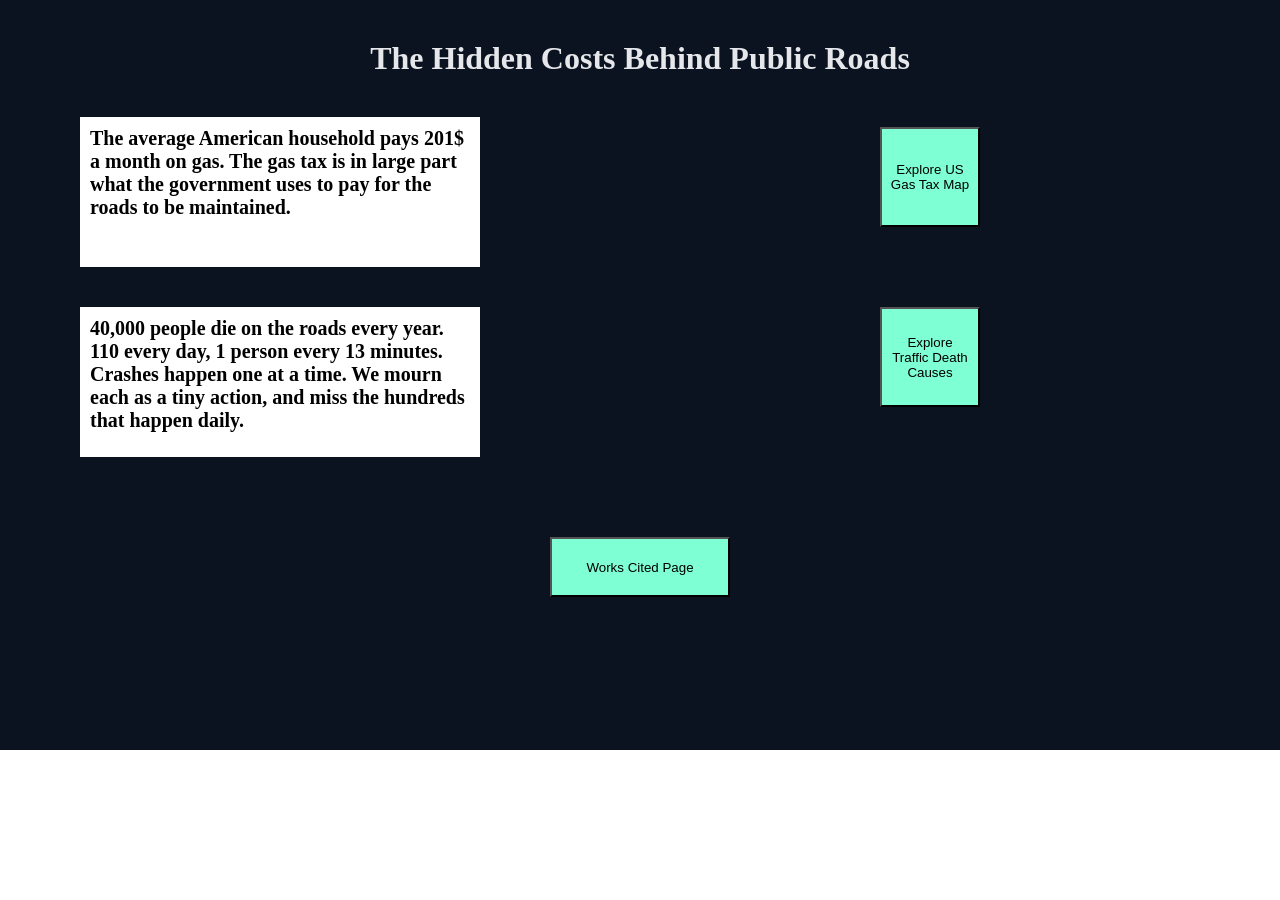
<file: index.html>
<!DOCTYPE html>
    <html lang="en">
    <head>
        <meta charset="UTF-8">
        <meta name="viewport" content="width=device-width, initial-scale=1.0">
        <title>Document</title>
        <style>
            body {
                margin: 0;
                padding: 0;
            }

            h1, h2, h3, p {
            margin: 0;
            }
        </style>
    </head>
    <body>
        <div style="background-color:#0b1220; width:100%; min-height:750px; height:100%">
            <div>
                <h1 style="text-align:center; color:#e5e7eb; padding-top:40px"> The Hidden Costs Behind Public Roads</h1>
            </div>
            <div style="display:flex">
                <div>
                    <div style="background-color: #ffffff; width:400px; height:150px; margin-top:40px; margin-left:80px">
                        <h1 style="font-size:20px; padding:10px">
                            The average American household pays 201$ a month on gas. 
                            The gas tax is in large part what the government uses to pay for
                            the roads to be maintained.
                        </h1>
                    </div>
                    <div style="background-color: #ffffff; width:400px; height:150px; margin-top:40px; margin-left:80px">
                        <h1 style="font-size:20px; padding:10px">
                            40,000 people die on the roads every year. 110 every day, 1 person every 13 minutes. 
                            Crashes happen one at a time. We mourn each as a tiny action, and miss the hundreds that happen
                            daily.
                        </h1>
                    </div>
                </div>
                <div style="">
                    <a href="map.html">
                        <button style="width:100px;height:100px;background-color:aquamarine;margin-left:400px;margin-top:50px">
                            Explore US Gas Tax Map
                        </button>
                    </a>
                    <a href="Trafficdeath.html">
                        <button style="width:100px;height:100px;background-color:aquamarine;margin-left:400px;margin-top:80px">
                            Explore Traffic Death Causes
                        </button>
                    </a>
                </div>
            </div>
            <div style="text-align:center; margin-top:80px; padding-bottom:40px">
            <a href="works-cited.html">
                <button style="width:180px;height:60px;background-color:aquamarine">
                    Works Cited Page
                </button>
            </a>
        </div>
        </div>
        
    </body>
    </html>
</file>
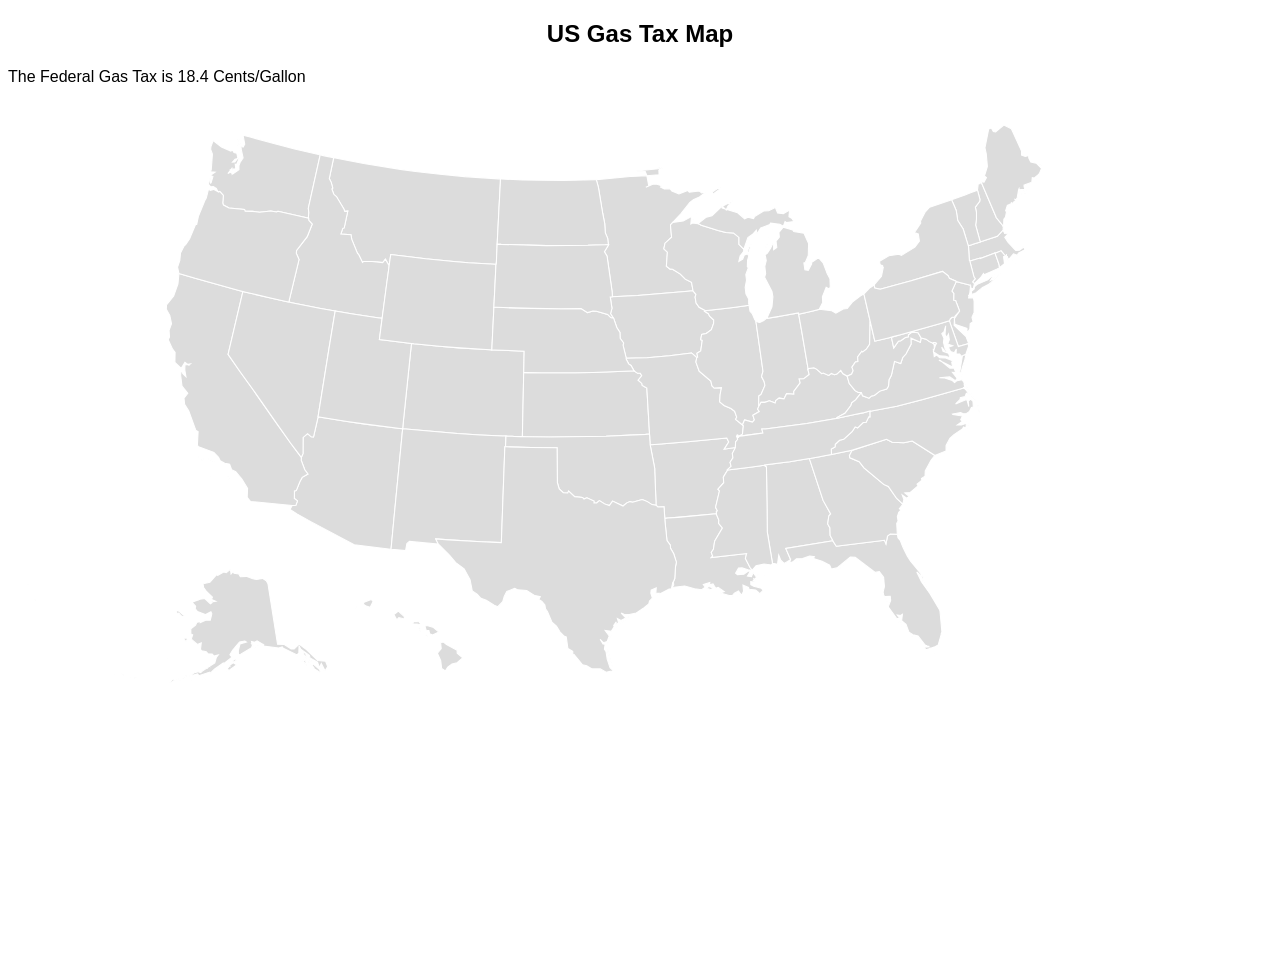
<file: map.html>
<!DOCTYPE html>
<html>
<head>
<link rel="stylesheet" href="style.css">
</head>

<body>

<h2 style="text-align:center">US Gas Tax Map</h2>
<p> The Federal Gas Tax is 18.4 Cents/Gallon </p>

<!-- SVG MAP -->
<svg viewBox="0 0 1200 800">

    <a href="#MAinfo">
        <path class="state"
        id="MA"
        d="m 956.31178,153.05085 -0.29118,-0.19412 0,0.29119 0.29118,-0.0971 z 
        m -2.91189,-2.6207 0.67944,-0.29119 0,-0.38825 -0.67944,0.67944 z 
        m 12.03583,-7.57092 -0.0971,-1.35889 -0.19412,-0.7765 0.29119,2.13539 z 
        m -42.41659,-9.9975 -0.67944,0.29119 -5.5326,1.65007 -1.94126,0.67944 
        -2.23245,0.67944 -0.7765,0.29119 0,0.29119 0.29118,5.04728 0.29119,4.65903 
        0.29119,4.27078 0.48532,0.29119 1.74714,-0.48532 7.86211,-2.32951 
        0.19412,0.48531 13.97709,-5.33847 0.0971,0.19413 1.26182,-0.48532 
        4.4649,-1.74713 4.27078,5.14434 0,0 0.58238,-0.48531 0.29119,-1.45595 
        -0.0971,2.32952 0,0 0.97063,0 0.29119,1.16475 0.87357,1.65008 0,0 
        4.56197,-5.5326 3.78546,1.26182 0.87357,-1.94126 6.21204,-3.30015 
        -2.62071,-5.14435 0.67945,3.30015 -3.20309,2.42658 -3.59133,0.29119 
        -7.18267,-7.66799 -3.20309,-4.85315 3.20309,-3.39721 -3.30015,-0.19413 
        -1.35888,-3.20308 -0.0971,-0.19413 -5.53259,6.01791 -12.22996,4.07666 
        -3.97959,1.26182 0,0 z"/>
    </a>
    <a href="#MNinfo">
        <path id="MN" class="state" d="m 558.54712,73.847349 1.94126,6.891482
        4.07665,24.848159 1.94126,9.90044 0.58238,8.73568 2.23246,5.24141 
        0.48531,4.4649 0.38825,1.45595 -0.0971,0.29119 -3.88252,6.40616
        2.52364,4.27078 4.85315,34.16622 0.19413,4.4649 4.85315,-0.29119 19.12144,
        -1.06769 47.75505,-3.97959 4.7561,-0.48532 0,-0.48531 -1.35889,-7.47386 
        -5.92085,-3.00896 -4.65903,-4.85315 -7.37679,-4.46491 -2.32952,-0.19412
        -3.59133,-2.71777 0.97063,-13.39471 -3.39721,-3.10602 1.16476,-5.43554
            6.21204,-5.62966 -1.0677,-11.64757 2.23245,-2.52364 0,0 7.57093,-7.95918 
            8.63861,-11.065195 3.30015,-2.329514 5.82379,-2.814831 6.11497,-4.561967
            -4.07665,0.776505 -2.42658,-1.844199 -9.31806,1.261821 -1.45594,-1.747136
            -8.34743,3.397209 -6.69736,-2.814831 -1.84419,-2.232452 -5.33848,0.388253 
            -3.59133,-1.844199 1.16476,-1.358884 -4.56197,-1.455947 -4.07665,0 -6.5032
            3,2.814831 -1.26182,-1.941263 -10.28869,-1.455947 -3.49427,-8.73568 -0.388
            26,-2.620705 -4.4649,-1.26182 0.38825,7.47386 -11.8417,0.873568 -14.65653,
            0.582379 -0.97063,0.09706 z"/>
    </a>

    <a href="#MTinfo">
        <path id="MT" class="state" d="m 465.65771,72.973781 -32.12789,-2.135389 -23.39221,-2.232451 -23.29515,-2.717768 -14.46241,-1.941262 -23.10102,-3.591336 -11.55051,-1.941262 -25.81879,-4.950219 -2.71777,-0.582379 -4.17371,19.800877 1.8442,3.591335 1.45595,5.532598 -0.87357,0.776505 1.8442,5.047282 2.52364,2.135389 7.18267,12.035829 0.67944,2.03832 2.91189,-0.19412 -3.39721,15.91835 -1.35888,0.38825 -1.8442,5.33847 9.60925,0.67944 0.77651,4.46491 5.43553,13.29765 0.97063,0.7765 3.78546,7.76505 0.97063,-0.7765 8.05624,-0.0971 10.19163,1.0677 2.52364,-3.30015 3.00896,5.43553 0.58238,0.29119 0.0971,-0.58237 1.35888,-9.51219 33.19559,4.07665 26.49823,2.52364 13.97709,1.16476 24.94522,1.45595 1.26182,0.0971 0.29119,0 0.0971,-1.35888 0.29119,-6.69736 0.38825,-8.83274 0.0971,-2.23246 0.19413,-3.88252 1.55301,-30.47782 1.26182,-23.683401 0.0971,-3.882525 -1.8442,-0.09706 z"/>
    </a>

    <a href="#NDinfo">
        <path id="ND" class="state" d="m 556.50879,73.847349 -29.31306,0.582379 -20.48032,-0.09706 -17.56842,-0.388253 -20.57738,-0.776505 -1.0677,-0.09706 -0.0971,3.882525 -1.26182,23.683405 -1.55301,30.47782 -0.19413,3.88252 3.78546,0.19413 42.80484,1.16476 39.50469,-0.29119 16.40367,-0.48532 3.30014,-0.19412 -0.38825,-1.45595 -0.48531,-4.4649 -2.23246,-5.24141 -0.58238,-8.73568 -1.94126,-9.90044 -4.07665,-24.848163 -1.94126,-6.891482 -2.03833,0 z"/>
    </a>

    <a href="#HIinfo">
        <path id="HI" class="state" d="m 416.34965,514.99923 -3.00896,-2.23245 -2.6207,0.67944 0.58238,5.43553 -3.59134,4.46491 3.10602,7.08561 0.87357,7.27973 3.59133,2.32951 2.23246,-3.59133 3.97958,-2.91189 4.85316,-1.26183 5.33847,-4.56196 -5.24141,-4.46491 -0.0971,-2.71776 -9.9975,-5.5326 z m -17.66549,-7.86211 -1.45595,-1.26182 -1.35888,1.8442 2.81483,-0.58238 z m -7.27973,-4.17372 0.38825,-3.59133 -1.8442,-0.29119 1.45595,3.88252 z m 6.11497,-5.92085 -1.65007,0.77651 1.16476,3.6884 2.52364,0.19412 0.7765,3.20308 2.71777,1.16476 6.01791,-2.81483 -5.62966,-4.65903 -5.92085,-1.55301 z m -12.42408,-3.97959 -0.87356,2.62071 4.17371,-0.0971 3.88252,0.97063 -2.03832,-3.20309 -5.14435,-0.29119 z m -12.22995,-7.66798 -2.23245,-2.13539 -4.27078,3.30015 2.71777,5.04728 1.94126,-2.03833 5.5326,1.16476 -0.48532,-2.32952 -3.20308,-3.00895 z m -43.48428,-4.27078 0.58238,-1.35888 1.65007,-0.87357 -2.23245,2.23245 z m 15.43304,-8.83274 -6.79442,2.52364 -0.67944,1.8442 2.71777,1.94126 3.78546,0.97063 2.71776,-5.33847 -1.74713,-1.94126 z m -47.07561,-17.85962 0,-0.0971 -0.19413,0 0.19413,0.0971 z m -51.44346,-12.71527 0,0.19413 0.0971,0 -0.0971,-0.19413 z m -26.98355,-4.4649 0.0971,0.0971 0,0 -0.0971,-0.0971 z m -1.06769,-1.94126 0,0 0,0 0,0 z m -0.87357,-0.97063 -0.19412,0 0,0.0971 0.19412,-0.0971 z m 0.67944,0 -0.0971,0 0.0971,0 0,0 z m -0.0971,-0.0971 0,0 0,0.0971 0,-0.0971 z m -30.47782,-25.04228 -0.0971,-0.29119 0,0.0971 0.0971,0.19413 z m -66.48824,-21.25682 -0.29119,0.29118 0.19413,0.0971 0.0971,-0.38825 z m -70.370758,-49.01688 0,0 0,0 0,0 z m 2.426578,0.0971 -0.09706,0 0,0 0.09706,0 z m -0.485316,-0.0971 0,0 0,0 0,0 z m -41.445952,-18.1508 0.291189,-0.0971 0,-0.19412 -0.291189,0.29119 z"/>
    </a>

    <a href="#WAinfo">
        <path id=   "WA" class="state" d="m 192.13384,77.050432 0.0971,-1.650073 -0.19412,0.09706 0.0971,1.55301 z m 20.67445,-8.832744 0.58237,-0.970631 -0.67944,-0.09706 0.0971,1.067694 z m -1.8442,-1.747136 0.58237,-1.941262 -0.58237,-0.194127 0,2.135389 z m 7.0856,-2.814831 -0.0971,-1.941262 -1.65007,2.523641 1.74713,-0.582379 z m 0.19413,-4.076651 0.29119,-1.941262 -0.19413,-0.485316 -0.0971,2.426578 z m 0.29119,-9.512185 -0.0971,-1.067695 -0.38826,-0.09706 0.48532,1.164758 z m 3.10602,-6.406166 -0.87357,-0.09706 -1.74713,2.717767 2.6207,-2.620704 z m -2.42658,-2.620705 0.48532,-0.388252 0.0971,-0.291189 -0.58238,0.679441 z m -0.48531,0.29119 -0.29119,-1.941263 -0.87357,1.650073 1.16476,0.29119 z m -0.48532,-2.717768 -0.87357,-0.388252 0.67944,0.970631 0.19413,-0.582379 z m 2.91189,1.650074 0,-1.261821 -0.29119,0.485316 0.29119,0.776505 z m 0.87357,-1.261821 -0.38825,-0.291189 -0.0971,0 0.48531,0.291189 z m -5.5326,-2.135389 -0.48531,-0.388252 -0.19413,-0.09706 0.67944,0.485315 z m 3.59134,-0.388252 -2.6207,0.679442 0.67944,0.194126 1.94126,-0.873568 z m -2.13539,-0.194126 -0.48531,-0.582379 -0.0971,0.09706 0.58238,0.485316 z m 2.03833,-1.164758 -0.38826,0 0.48532,0.194126 -0.0971,-0.194126 z m -19.02438,49.793381 3.49428,3.785461 -0.58238,7.279734 0.67944,1.8442 5.24141,2.81483 14.75359,1.35888 0.58238,1.74714 6.98855,0.0971 6.60029,0.87357 10.774,-1.16476 5.33848,0.87357 1.45594,-0.67944 27.27474,6.21204 1.8442,0.38825 -0.19413,-0.97063 0.38826,-4.36784 -0.48532,-4.17371 11.25932,-50.666952 -1.55301,-0.29119 -22.71277,-5.338471 -19.80087,-5.047282 -22.42159,-6.21204 -6.69735,-1.650073 1.55301,8.444491 -1.45595,2.717768 -2.6207,-1.358884 2.52364,11.744637 -2.71777,3.882525 -1.26182,3.591336 0,3.688398 -5.72672,3.979588 -2.42658,-1.55301 -2.32952,1.164758 4.27078,-5.532598 -1.06769,3.785462 2.42658,-2.620705 1.94126,0.388253 -0.58238,-4.853156 1.26182,0.194126 2.6207,-5.823787 -0.87356,-0.873568 -3.39721,4.36784 -2.23246,0.09706 2.42658,-2.717767 2.71777,-0.679442 -0.97063,-4.950219 -2.71777,-0.679442 -1.35888,-2.329515 -1.65008,0.873568 -8.9298,-3.882524 -7.86211,-6.114977 -2.13539,5.92085 -0.19413,2.523641 1.65007,4.464904 -1.06769,14.462405 -0.77651,2.232452 4.36784,0.388252 -4.36784,3.10602 2.32952,1.164757 -1.8442,6.21204 -0.87357,-4.853156 -1.65007,5.629661 2.23245,2.717767 2.42658,-0.194126 2.91189,1.747136 1.45595,2.814831 1.74713,0 0,0 z"/>
    </a>

    <a href="#AZinfo">
        <path id=   "AZ" class="state" d="m 372.18593,309.90486 -32.71027,-4.07665 -17.56843,-2.52365 -25.04228,-3.97958 -2.52364,-0.38826 0,0.19413 -4.27078,18.83025 -2.23245,-0.0971 -3.39721,-3.00895 -4.27078,3.59133 -0.0971,15.43304 -1.55301,3.30014 0,0.29119 0,0.0971 -0.19413,2.42657 3.39721,9.12394 3.00896,4.07665 -5.43554,3.20308 -2.13539,3.97959 -3.49427,8.54155 -1.74713,0.38826 -0.0971,7.0856 3.00896,2.23246 -1.55301,4.27077 -3.49427,0.19413 0,0 -2.03833,3.78546 6.98855,4.36784 13.20058,7.3768 40.76651,21.64507 34.55447,4.27078 0.38825,0 2.71777,-28.63362 0.67944,-7.08561 7.27974,-75.12685 0.38825,-3.49427 -2.52364,-0.29119 z"/>
    </a>

    <a href="#CAinfo">
        <path id=   "CA" class="state" d="m 206.01387,363.77489 0.38825,2.13539 0,0.38825 -0.38825,-2.52364 z m -14.26828,-8.34743 0.67944,1.45595 0.38825,-0.0971 -1.06769,-1.35888 z m 16.98604,-0.29119 0.29119,2.52364 1.74714,1.26182 -2.03833,-3.78546 z m -11.74463,-13.78296 -1.0677,-0.29119 0.87357,0.38825 0.19413,-0.0971 z m -10.77401,-2.9119 -2.6207,1.55301 0.67944,0.67945 1.94126,-2.23246 z m -5.04728,-1.8442 -0.19413,0.77651 0.87357,0.19413 -0.67944,-0.97064 z m 8.54155,1.94127 4.27078,2.42658 0.77651,-0.67945 -5.04729,-1.74713 z m -33.09852,-85.51261 -0.0971,0.0971 0.0971,-0.0971 0,0 z m 10.38575,0.48531 -0.0971,-0.29119 0,0.38826 0.0971,-0.0971 z m 56.00542,-73.6709 -3.78546,-0.97064 -41.54301,-11.45344 -15.43304,-4.65903 0,0.38825 -0.87357,9.60925 -4.07665,11.35638 -6.79442,8.44449 -0.19412,4.27078 3.30014,5.92085 1.65008,7.76505 -2.32952,6.3091 0.38825,6.30911 -1.16475,2.6207 3.97958,8.63862 2.52364,3.30015 -0.19412,9.41512 6.01791,5.72672 3.49427,-5.82378 3.78547,3.00895 1.45594,-1.35888 -5.24141,0.97063 -0.0971,4.95022 1.0677,6.21204 -2.9119,-2.81483 -1.65007,-3.78546 -0.48532,5.2414 1.35889,10.38576 5.43553,6.69735 -3.59133,4.65903 0.58237,5.92085 3.88253,6.01792 6.79442,18.63612 2.13539,1.16475 -0.67945,12.9094 1.0677,1.55301 14.55947,5.24141 4.4649,4.75609 1.55301,3.10602 4.27078,2.42658 4.65903,0.87357 1.94126,5.33847 3.88252,1.8442 5.82379,6.89148 5.43554,9.02687 -0.38826,8.34743 3.00896,3.97958 39.69882,3.88253 0,0 3.49427,-0.19413 1.55301,-4.27077 -3.00896,-2.23246 0.0971,-7.0856 1.74713,-0.38826 3.49427,-8.54155 2.13539,-3.97959 5.43554,-3.20308 -3.00896,-4.07665 -3.39721,-9.12394 0.19413,-2.42657 0,-0.0971 -2.52364,-3.39721 -7.76505,-10.38575 -15.04479,-21.15976 -20.96563,-30.08957 -11.8417,-16.40366 -11.45345,-16.50074 13.20058,-56.00542 0.87357,-3.68839 z"/>
    </a>

    <a href="#COinfo">
        <path id=   "CO" class="state" d="m 489.6323,255.54951 0.38826,-19.02437 -4.65903,-0.19413 -23.6834,-0.87357 -2.32952,-0.0971 -1.94126,-0.0971 -28.82775,-1.8442 -19.2185,-1.55301 -23.97459,-2.32952 -2.32951,-0.29119 -0.29119,2.52365 -5.24141,50.56988 -1.8442,17.66549 -0.7765,7.66799 -0.19413,2.52364 3.00896,0.29119 48.91981,4.27077 21.54801,1.35889 21.45095,0.97063 3.10602,0.0971 1.94126,0.0971 4.07665,0.0971 1.94127,0.0971 6.11497,0.19413 1.55301,0 0,-1.94127 1.0677,-51.34639 0.0971,-5.72672 0,-1.8442 0.0971,-1.26182 z"/>
    </a>

    <a href="#IDinfo">
        <path id=   "ID" class="state" d="m 309.0949,52.881715 -8.63862,-1.747136 -2.81483,-0.679442 -1.26182,-0.291189 -11.25932,50.666952 0.48532,4.17371 -0.38826,4.36784 0.19413,0.97063 0,0.0971 0.0971,1.84419 3.30015,3.59134 -4.75609,11.93876 -10.09457,13.20059 -0.29119,2.42658 2.62071,6.21204 -9.221,38.24287 -0.38825,2.03832 2.71776,0.58238 27.46887,5.43553 10.96813,2.03833 2.81483,0.48532 2.71777,0.48531 13.97709,2.23245 25.04228,3.78546 2.81483,0.38826 0.38825,-3.20309 0.87357,-6.3091 3.30015,-25.23641 1.74714,-12.52114 0.38825,-3.20309 -0.58238,-0.29119 -3.00896,-5.43553 -2.52364,3.30015 -10.19163,-1.0677 -8.05624,0.0971 -0.97063,0.7765 -3.78546,-7.76505 -0.97063,-0.7765 -5.43553,-13.29765 -0.77651,-4.46491 -9.60925,-0.67944 1.8442,-5.33847 1.35888,-0.38825 3.39721,-15.91835 -2.91189,0.19412 -0.67944,-2.03832 -7.18267,-12.035829 -2.52364,-2.135389 -1.8442,-5.047282 0.87357,-0.776505 -1.45595,-5.532598 -1.8442,-3.591335 4.17371,-19.800877 -0.0971,0 z"/>
    </a>

    <a href="#NVinfo">
        <path id=   "NV" class="state" d="m 294.82662,295.8307 10.09457,-62.79983 5.14434,-31.44846 0.58238,-3.10601 -2.81483,-0.48532 -10.96813,-2.03833 -27.46887,-5.43553 -2.71776,-0.58238 -2.71777,-0.58238 -13.6859,-3.00895 -24.55697,-5.82379 -2.71777,-0.67944 -0.87357,3.68839 -13.20058,56.00542 11.45345,16.50074 11.8417,16.40366 20.96563,30.08957 15.04479,21.15976 7.76505,10.38575 2.52364,3.39721 0,-0.29119 1.55301,-3.30014 0.0971,-15.43304 4.27078,-3.59133 3.39721,3.00895 2.23245,0.0971 4.27078,-18.83025 0,-0.19413 0.48531,-3.10602 z"/>
    </a>

    <a href="#NMinfo">
        <path id=   "NM" class="state" d="m 472.45213,324.75551 0.0971,-2.52364 0.0971,-2.52364 0.0971,-2.52364 -3.10602,-0.0971 -21.45095,-0.97063 -21.54801,-1.35889 -48.91981,-4.27077 -3.00896,-0.29119 -0.38825,3.49427 -7.27974,75.12685 -0.67944,7.08561 -2.71777,28.63362 0.38826,0.0971 13.39471,1.26183 1.26182,-6.79442 2.42658,-1.94127 27.17767,2.42658 0.19413,0 -2.42658,-4.75609 12.32701,0.87357 30.76901,1.74713 19.2185,0.87357 3.30015,-91.0452 0.67944,0.0971 0.0971,-2.62071 z"/>
    </a>

    <a href="#ORinfo">
        <path id=   "OR" class="state" d="m 162.2384,162.75717 15.43304,4.65903 41.54301,11.45344 3.78546,0.97064 2.71777,0.67944 24.55697,5.82379 13.6859,3.00895 2.71777,0.58238 0.38825,-2.03832 9.221,-38.24287 -2.62071,-6.21204 0.29119,-2.42658 10.09457,-13.20059 4.75609,-11.93876 -3.30015,-3.59134 -0.0971,-1.84419 0,-0.0971 -1.8442,-0.38825 -27.27474,-6.21204 -1.45594,0.67944 -5.33848,-0.87357 -10.774,1.16476 -6.60029,-0.87357 -6.98855,-0.0971 -0.58238,-1.74714 -14.75359,-1.35888 -5.24141,-2.81483 -0.67944,-1.8442 0.58238,-7.279734 -3.49428,-3.785461 -0.29118,0.09706 -0.67945,0.485315 -4.85315,-2.523641 -2.9119,0.873568 -1.94126,-0.970631 -2.03832,8.347429 -1.35889,2.329514 -6.01791,14.656531 -1.74714,8.05624 -1.06769,0.0971 -5.62966,13.39471 -3.78546,5.72672 -1.35889,0.97063 -3.49427,6.79442 -0.67944,7.18267 -2.13539,6.40617 1.26182,5.82378 0,0.0971 z m 35.5251,-79.688825 -0.29119,-0.873568 -0.0971,0.679442 0.38825,0.194126 z"/>
    </a>

    <a href="#UTinfo">
        <path id=   "UT" class="state" d="m 352.38505,204.97962 -25.04228,-3.78546 -13.97709,-2.23245 -2.71777,-0.48531 -0.58238,3.10601 -5.14434,31.44846 -10.09457,62.79983 -0.48531,3.10602 2.52364,0.38826 25.04228,3.97958 17.56843,2.52365 32.71027,4.07665 2.52364,0.29119 0.19413,-2.52364 0.7765,-7.66799 1.8442,-17.66549 5.24141,-50.56988 0.29119,-2.52365 -1.94126,-0.19412 -24.7511,-3.00896 -3.78546,-0.48531 2.42658,-18.92731 0.19412,-1.26182 -2.81483,-0.38826 z"/>
    </a>

    <a href="#WYinfo">
        <path id=   "WY" class="state" d="m 461.38694,192.16729 0.7765,-15.14184 0.97063,-20.38326 0.0971,-2.52364 -1.26182,-0.0971 -24.94522,-1.45595 -13.97709,-1.16476 -26.49823,-2.52364 -33.19559,-4.07665 -1.35888,9.51219 -0.0971,0.58237 -0.38825,3.20309 -1.74714,12.52114 -3.30015,25.23641 -0.87357,6.3091 -0.38825,3.20309 -0.19412,1.26182 -2.42658,18.92731 3.78546,0.48531 24.7511,3.00896 1.94126,0.19412 2.32951,0.29119 23.97459,2.32952 19.2185,1.55301 28.82775,1.8442 1.94126,0.0971 0.0971,-2.52364 0.48532,-10.19163 0.87357,-17.76255 0.38825,-7.57092 0.0971,-2.52364 0.0971,-2.62071 z"/>
    </a>

    <a href="#ARinfo">
        <path id=   "AR" class="state" d="m 690.4559,328.05566 -10.48282,1.55301 4.27078,-6.79442 -1.8442,-3.78546 -36.98105,3.59134 -31.25432,2.52364 -4.56197,0.29119 0.58238,2.71776 3.78546,19.60675 0.0971,4.36784 1.0677,26.40117 0.0971,4.36784 0.29119,0.0971 1.45595,1.55301 5.82378,-0.19413 0.58238,8.54155 0.19413,2.42658 3.00896,-0.29119 9.22099,-0.67944 36.5928,-3.39721 0.19412,0 -0.0971,-2.13539 0.97063,-0.67944 -1.74713,-3.30014 3.6884,-15.5301 -1.45595,-1.74714 5.5326,-6.11498 -0.38826,-5.2414 4.07665,-6.79442 0,-0.0971 -0.19412,-0.19412 3.49427,-3.20309 -0.97063,-3.88252 2.71777,-4.27078 -0.58238,-3.97959 2.91189,-5.62966 0,-0.0971 -0.0971,0 z"/>
    </a>
    <a href="#IAinfo">
        <path id=   "IA" class="state" d="m 661.53109,197.69989 -5.33847,-2.81483 -2.9119,-3.97959 -0.97063,-5.72672 0.77651,-2.62071 -2.81483,-3.39721 0,0 -4.7561,0.48532 -47.75505,3.97959 -19.12144,1.06769 -4.85315,0.29119 -2.03833,0.0971 1.65008,10.77401 -1.35889,5.14435 2.13539,3.20308 0,0.67944 0.67944,0.0971 3.10602,9.12394 3.00896,4.75609 0.19413,5.43554 3.30014,4.56196 -0.58238,1.94126 3.00896,12.22996 0,0.29119 0,0 19.89794,-0.58238 21.25682,-1.8442 20.86857,-2.62071 4.7561,4.17372 0.19412,0.19412 0.87357,-0.38825 -0.67944,-3.78546 3.59133,-2.23245 1.45595,-9.90044 -1.45595,-0.67944 0.87357,-5.04728 4.36784,-0.87357 4.85316,-3.49427 2.13539,-6.11498 0.0971,-3.10602 -3.88252,-3.6884 -1.16476,-2.32951 -3.6884,-2.32952 0.19413,-0.48531 0.0971,-0.48532 z"/>
    </a>
    <a href="#KSinfo">
        <path id=   "KS" class="state" d="m 608.92288,312.71969 -2.42658,-41.0577 -4.36784,-2.52364 -0.38825,-1.94127 -3.49428,-3.10602 3.39721,-4.17371 -1.35888,-2.42658 -2.52364,0.0971 -2.32952,-1.65008 -0.97063,-0.7765 -3.30014,0.19412 -35.81629,1.35889 -16.40367,0.38825 -32.61321,0 -13.10352,-0.19413 -3.6884,-0.0971 0,1.8442 -0.0971,5.72672 -1.0677,51.34639 0,1.94127 4.17372,0.0971 22.51864,0.29119 52.70528,-0.77651 37.56342,-1.74713 3.6884,-0.29119 -0.0971,-2.52364 z"/>
    </a>
    <a href="#MOinfo">
        <path id=   "MO" class="state" d="m 653.66898,242.44599 -4.7561,-4.17372 -20.86857,2.62071 -21.25682,1.8442 -19.89794,0.58238 0,0 -0.0971,0.58238 2.42657,4.65903 2.23246,1.553 2.6207,4.65903 0.38825,0.38826 0.97063,0.7765 2.32952,1.65008 2.52364,-0.0971 1.35888,2.42658 -3.39721,4.17371 3.49428,3.10602 0.38825,1.94127 4.36784,2.52364 2.42658,41.0577 0.0971,2.52364 0.19413,2.52364 0.0971,2.52364 0.19413,2.6207 0.0971,2.52365 4.56197,-0.29119 31.25432,-2.52364 36.98105,-3.59134 1.8442,3.78546 -4.27078,6.79442 10.48282,-1.55301 0.0971,0 0,-0.7765 0.19413,-4.46491 1.94126,-2.42658 -0.58238,-2.71776 -0.0971,-0.0971 -0.0971,-0.0971 0.38825,-1.26182 0.58238,0.19413 0.29119,0.7765 -0.0971,0.29119 0,0.0971 0,0.77651 0.38826,0.0971 0.7765,-0.97063 0,-0.0971 0.0971,-0.29119 2.52364,-1.55301 0.38826,-0.19413 0.87357,-7.95917 -0.19413,-0.38826 -0.29119,-0.0971 -6.89148,-5.62966 1.06769,-2.03833 -1.94126,-5.53259 -3.49427,-2.71777 -6.60029,-2.9119 -4.17372,-3.3972 0.48532,-6.98855 1.26182,-6.50323 -6.98855,0.38825 -2.13539,-2.23245 -0.97063,-4.4649 -11.06519,-9.31806 -3.10602,-8.63862 0.7765,-4.27078 0,0 -0.19412,-0.19412 z"/>
    </a>
    <a href="#NEinfo">
        <path id=   "NE" class="state" d="m 572.33008,204.68843 -3.00895,-3.00895 -10.57988,-3.10602 -3.39721,-0.0971 -5.14435,1.45594 -6.11498,-3.88252 -19.12143,0.19412 -27.85712,-0.29119 -32.90439,-1.06769 -2.9119,-0.0971 -0.0971,2.52364 -0.38825,7.57092 -0.87357,17.76255 -0.48532,10.19163 -0.0971,2.52364 2.32952,0.0971 23.6834,0.87357 4.65903,0.19413 -0.38826,19.02437 -0.0971,1.26182 3.6884,0.0971 13.10352,0.19413 32.61321,0 16.40367,-0.38825 35.81629,-1.35889 3.30014,-0.19412 -0.38825,-0.38826 -2.6207,-4.65903 -2.23246,-1.553 -2.42657,-4.65903 0.0971,-0.58238 0,-0.29119 -3.00896,-12.22996 0.58238,-1.94126 -3.30014,-4.56196 -0.19413,-5.43554 -3.00896,-4.75609 -3.10602,-9.12394 -0.67944,-0.0971 -1.8442,-0.19413 z"/>
    </a>
    <a href="#OKinfo">
        <path id=   "OK" class="state" d="m 609.50526,322.91131 -0.19413,-2.6207 -0.0971,-2.52364 -0.19413,-2.52364 -3.6884,0.29119 -37.56342,1.74713 -52.70528,0.77651 -22.51864,-0.29119 -4.17372,-0.0971 -1.55301,0 -6.11497,-0.19413 -1.94127,-0.0971 -4.07665,-0.0971 -1.94126,-0.0971 -0.0971,2.52364 -0.0971,2.52364 -0.0971,2.52364 -0.0971,2.62071 0.58238,0 23.48927,0.58238 24.84816,0.29119 0.29119,33.19558 1.74714,5.82379 3.88252,3.6884 4.17372,0.19413 0.87356,-1.74714 5.72673,5.24141 7.47386,0.7765 1.35888,1.55301 2.71777,-1.26182 6.79442,3.20309 0,1.84419 2.52364,-0.0971 2.6207,-2.23245 4.85316,3.10602 4.56197,1.65007 3.10601,-4.27077 9.90044,4.65902 3.6884,-3.00895 3.00896,-1.16476 2.42658,0.58238 9.12393,-2.6207 4.85316,2.03832 4.36784,2.81483 3.78546,0.67944 0.0971,0 -0.0971,-4.36784 -1.0677,-26.40117 -0.0971,-4.36784 -3.78546,-19.60675 -0.58238,-2.71776 -0.0971,-2.52365 z"/>
    </a>
    <a href="#SDinfo">
        <path id=   "SD" class="state" d="m 566.89455,135.57949 -16.40367,0.48532 -39.50469,0.29119 -42.80484,-1.16476 -3.78546,-0.19413 -0.0971,2.23246 -0.38825,8.83274 -0.29119,6.69736 -0.0971,1.35888 -0.29119,0 -0.0971,2.52364 -0.97063,20.38326 -0.7765,15.14184 -0.0971,2.62071 2.9119,0.0971 32.90439,1.06769 27.85712,0.29119 19.12143,-0.19412 6.11498,3.88252 5.14435,-1.45594 3.39721,0.0971 10.57988,3.10602 3.00895,3.00895 1.8442,0.19413 0,-0.67944 -2.13539,-3.20308 1.35889,-5.14435 -1.65008,-10.77401 2.03833,-0.0971 -0.19413,-4.4649 -4.85315,-34.16622 -2.52364,-4.27078 3.88252,-6.40616 0.0971,-0.29119 -3.30014,0.19412 z"/>
    </a>
    <a href="#LAinfo">
        <path id=   "LA" class="state" d="m 688.99995,469.2825 -1.26182,0.29119 -0.58238,0.58238 1.8442,-0.87357 z m 4.07665,0 -0.67944,-0.29119 -0.19412,0.29119 0.87356,0 z m 2.32952,-0.77651 -0.67944,0 -0.38826,0.48532 1.0677,-0.48532 z m -1.16476,-0.67944 -0.19413,-0.29119 -0.0971,0.29119 0.29119,0 z m 7.76505,-5.14434 -0.29119,0.19412 0.48532,0 -0.19413,-0.19412 z m 13.58884,-5.72673 0.58238,-0.7765 -0.67945,0.87357 0.0971,-0.0971 z m 1.94126,-2.52364 -0.19413,0.0971 0,0.0971 0.19413,-0.19413 z m -49.89044,8.54156 1.45594,-1.8442 -3.97959,-1.0677 -1.74713,1.45595 4.27078,1.45595 z m 40.28119,-8.44449 -0.38825,-0.38826 -0.0971,0.19413 0.48532,0.19413 z m 1.06769,-1.74714 -0.97063,-0.29119 0.29119,0.97063 0.67944,-0.67944 z m 7.95918,-1.65007 0,-0.29119 0,0.0971 0,0.19413 z m 1.94126,-1.26182 -0.0971,-0.0971 0.0971,0.19413 0,-0.0971 z m -0.7765,-0.19413 -0.19413,-0.0971 -0.0971,0.29119 0.29119,-0.19413 z m -6.79442,-0.29119 0.87357,-0.29119 0,-0.29119 -0.87357,0.58238 z m 0.48532,-0.48532 0.48531,-0.48531 -0.0971,-0.0971 -0.38825,0.58237 z m -3.39721,-3.59133 -0.19413,0.19413 0.0971,0 0.0971,-0.19413 z m -35.8163,-54.35535 -0.19412,0 -36.5928,3.39721 -9.22099,0.67944 -3.00896,0.29119 0.0971,2.32952 1.94126,18.73318 3.20309,4.4649 0.0971,2.62071 3.10602,5.43553 2.52364,7.95918 -0.87357,4.4649 -0.67944,11.0652 -1.45594,3.59133 0.19412,0 0.29119,2.52364 -1.65007,2.32952 12.03582,-1.35889 9.41513,2.62071 6.69735,0.87357 3.39721,-2.42658 -1.8442,-2.42658 6.21204,-1.94126 -0.19412,2.13539 3.20308,-0.77651 2.6207,4.07665 2.23245,-0.7765 5.82379,3.97959 -3.59133,1.26182 8.25036,2.42657 3.10602,0 1.8442,-2.23245 3.97959,-2.13539 2.81483,4.07666 1.94126,-3.6884 -0.58238,-5.82379 5.24141,2.03833 0.58238,1.74713 6.21204,0.77651 3.10602,2.52364 -0.38825,2.03832 4.36784,-4.07665 -1.65008,-2.13539 -7.27973,-1.8442 -2.71777,-1.55301 -0.0971,-2.91189 3.00896,0.38825 2.32951,-4.75609 -3.00896,-4.17371 -1.65007,3.97958 -3.78546,-0.67944 2.6207,-4.27078 -1.74713,-0.48531 -4.27078,3.00896 -6.11498,0.38825 -1.74713,-1.35889 2.81483,-4.95021 3.30014,-0.0971 5.62967,1.8442 4.07665,0.38825 0,0 -2.23245,-2.81483 -4.27078,-8.34742 1.16476,-4.65903 -33.48678,3.68839 1.26182,-1.26182 -1.35888,-3.49427 2.03832,-3.00896 1.16476,-7.57092 7.3768,-12.6182 -3.59134,-4.36784 0.19413,-3.20309 -2.23246,-5.24141 0,-0.67944 z"/>
    </a>
    <a href="#TXinfo">
        <path id=   "TX" class="state" d="m 573.98015,536.93549 -4.65902,-17.56842 0,3.30015 4.65902,14.26827 z m -1.06769,-30.86607 -3.30015,6.21204 -0.38825,2.03833 3.6884,-8.25037 z m 2.6207,-4.56196 3.10602,-4.07666 -2.23245,1.35889 -0.87357,2.71777 z m 10.96814,-9.90044 -7.27974,3.78546 2.03833,-0.38825 5.24141,-3.39721 z m 0.97063,-1.35889 2.03832,-1.65007 -0.7765,0.19413 -1.26182,1.45594 z m -115.11686,-162.87191 -0.67944,-0.0971 -3.30015,91.0452 -19.2185,-0.87357 -30.76901,-1.74713 -12.32701,-0.87357 2.42658,4.75609 0.0971,0.0971 10.48282,10.48281 6.01791,7.08561 7.95917,5.92085 5.62967,10.28869 2.13538,10.77401 4.56197,3.00895 3.59134,3.97959 5.14434,1.8442 7.47386,4.75609 3.39721,1.26183 4.65903,-4.65903 1.45595,-4.95022 2.42658,-4.7561 7.57092,-3.00895 2.91189,1.45594 8.44449,0.67945 7.66799,4.75609 5.24141,0.97063 -1.45595,2.71777 3.00896,1.94126 2.81483,3.39721 0.58238,3.59133 1.8442,2.42658 4.27077,10.28869 4.27078,3.59134 3.30015,5.43553 4.17371,4.27078 1.8442,0.58238 1.55301,11.06519 4.56197,2.52365 0.19412,3.49427 1.16476,-0.29119 7.95918,9.70631 3.97959,0.87357 5.04728,3.00896 7.76505,0 5.62966,3.10601 6.69735,-1.45594 -3.00895,-2.81483 -2.71777,-8.1533 -1.06769,-7.08561 -1.55301,-2.32952 0.67944,-4.75609 -2.03833,-0.19413 -2.71777,-4.4649 3.10602,3.30015 3.59134,-1.26182 1.94126,-5.14435 -3.88252,-5.24141 5.82378,0.67944 2.71777,-4.17371 -0.38825,-1.45595 2.42658,-3.20308 -0.58238,2.81483 2.71777,-2.13539 -1.0677,-3.78546 3.49427,1.8442 4.46491,-2.52364 -4.36784,-4.56197 2.71776,1.0677 5.04729,0.29119 6.60029,-1.45595 7.3768,-4.95022 4.4649,-3.6884 0.67944,-2.71777 2.71777,-2.81483 -1.45595,-4.65903 0.29119,-2.91189 4.85316,-2.13539 -0.38826,5.14435 2.9119,0 -3.20308,2.71776 12.90939,-6.79441 2.13539,-0.0971 1.35888,-6.21204 0.38826,0 1.45594,-3.59133 0.67944,-11.0652 0.87357,-4.4649 -2.52364,-7.95918 -3.10602,-5.43553 -0.0971,-2.62071 -3.20309,-4.4649 -1.94126,-18.73318 -0.0971,-2.32952 -0.19413,-2.42658 -0.58238,-8.54155 -5.82378,0.19413 -1.45595,-1.55301 -0.29119,-0.0971 -0.0971,0 -3.78546,-0.67944 -4.36784,-2.81483 -4.85316,-2.03832 -9.12393,2.6207 -2.42658,-0.58238 -3.00896,1.16476 -3.6884,3.00895 -9.90044,-4.65902 -3.10601,4.27077 -4.56197,-1.65007 -4.85316,-3.10602 -2.6207,2.23245 -2.52364,0.0971 0,-1.84419 -6.79442,-3.20309 -2.71777,1.26182 -1.35888,-1.55301 -7.47386,-0.7765 -5.72673,-5.24141 -0.87356,1.74714 -4.17372,-0.19413 -3.88252,-3.6884 -1.74714,-5.82379 -0.29119,-33.19558 -24.84816,-0.29119 -23.48927,-0.58238 -0.58238,0 z"/>
    </a>
    <a href="#CTinfo">
        <path id=   "CT" class="state" d="m 936.99622,143.34454 -13.97709,5.33847 -0.19412,-0.48531 -7.86211,2.32951 -1.74714,0.48532 0.19413,0.97063 3.68839,14.26828 1.16476,1.45595 -2.52364,3.10602 1.74714,1.65007 0,0 5.62966,-5.43554 3.00895,-4.17371 0.58238,1.16476 14.17122,-6.30911 0.29119,-0.29118 -0.0971,-2.32952 -0.58237,-2.03833 -3.00896,-8.44449 -0.38825,-1.06769 -0.0971,-0.19413 z"/>
    </a>
    <a href="#NHinfo">
        <path id=   "NH" class="state" d="m 923.8927,75.982738 -1.26182,1.55301 -1.45594,-0.29119 -0.77651,6.406166 0,0.09706 2.32952,8.735681 -0.19413,1.747136 -4.17372,5.532598 1.0677,5.047281 0,6.30911 -0.77651,5.82378 4.36784,15.91836 0,0 0,0 3.97959,-1.26182 12.22996,-4.07666 5.53259,-6.01791 0,0 0,-1.55301 0.29119,-2.52364 -0.67944,0.29119 -0.0971,-0.58238 -6.11498,-7.47386 -0.19413,-0.67944 -14.07415,-33.001465 0,0 z"/>
    </a>
    <a href="#RIinfo">
        <path id=   "RI" class="state" d="m 946.50841,152.08022 -0.0971,-2.03832 -0.29119,0.7765 0.38825,1.26182 z m 1.94126,-1.55301 -1.26182,-2.42657 -0.0971,2.52364 1.35888,-0.0971 z m -0.58238,-3.00895 0.67944,1.74713 0.87357,1.55301 0.58238,-1.16475 -0.87357,-1.65008 -0.29119,-1.16475 -0.97063,0 0,0.67944 z m -10.774,-3.97959 0.38825,1.06769 3.00896,8.44449 0.58237,2.03833 0.0971,2.32952 0.19412,-0.29119 4.65903,-3.6884 -0.87356,-6.60029 1.94126,-0.38826 0,0 -4.27078,-5.14434 -4.4649,1.74713 -1.26182,0.48532 z"/>
    </a>
    <a href="#VTinfo">
        <path id=   "VT" class="state" d="m 923.01913,132.86173 -4.36784,-15.91836 0.77651,-5.82378 0,-6.30911 -1.0677,-5.047278 4.17372,-5.532598 0.19413,-1.747136 -2.32952,-8.735681 -1.26182,0.485316 -5.33847,1.941262 -5.24141,2.038326 -12.03583,4.36784 -0.67944,0.194126 4.36784,10.191633 1.45595,9.60924 5.14434,8.05624 4.85316,15.91835 0.19413,-0.0971 0.7765,-0.29119 2.23245,-0.67944 1.94126,-0.67944 5.5326,-1.65007 0.67944,-0.29119 0,0 z"/>
    </a>
    <a href="#ALinfo">
        <path id=   "AL" class="state" d="m 718.31301,344.84758 0.38826,0.77651 1.35888,0.87356 0.58238,39.79588 0.19413,21.8392 4.95021,29.89545 0.38826,-0.0971 4.36784,0.87357 1.16475,-8.63862 1.94127,4.85316 3.30014,3.00896 6.30911,-3.6884 -0.67945,-0.58238 0.19413,0.0971 -4.36784,-9.9975 41.93127,-6.79442 2.81483,-0.48531 0,-0.0971 -2.62071,-4.95022 -0.19412,-7.0856 -2.13539,-3.88253 1.06769,-7.57092 1.74714,-1.94126 -7.18267,-12.81234 -13.00646,-39.60175 -0.0971,-0.19413 -2.9119,0.48532 -15.5301,2.52364 -7.76504,0.97063 -16.30661,2.23245 0.0971,0.19413 z"/>
    </a>
    <a href="#FLinfo">
        <path id=   "FL" class="state" d="m 854.6867,535.28542 -0.19413,0 0.0971,0.0971 0.0971,-0.0971 z m -0.87357,-0.0971 0,0.0971 0.0971,0 -0.0971,-0.0971 z m 0.19413,-0.0971 0,-0.0971 0,0.0971 0,0 z m -13.20059,1.45594 0,0 0,0.0971 0,-0.0971 z m -0.19412,0.0971 0,-0.0971 0,0.0971 0,0 z m 0.0971,-0.0971 0,0 0,0 0,0 z m -0.97063,0.0971 -0.0971,0 0,0.0971 0.0971,-0.0971 z m 27.56592,-6.11498 -0.0971,0 0.0971,0.19412 0,-0.19412 z m 2.62071,-0.67944 0,-0.19413 -0.19413,0.29119 0.19413,-0.0971 z m -0.97063,-0.19413 -0.38826,-0.38825 -0.0971,0.0971 0.48532,0.29119 z m -0.29119,0.77651 -1.16476,-1.45595 0.67944,1.26182 0.48532,0.19413 z m 9.22099,-5.72673 0,0.38825 0.19413,-0.19412 -0.19413,-0.19413 z m 1.35889,-0.97063 0.29119,-0.48532 -0.38826,0.38826 0.0971,0.0971 z m 0.29119,-0.97063 -0.0971,0 0,0.0971 0.0971,-0.0971 z m -1.74714,-0.29119 -0.0971,-0.0971 0.0971,0.0971 0,0 z m 0.87357,-1.45595 -0.0971,-0.0971 0,0.19413 0.0971,-0.0971 z m -2.62071,-0.0971 -0.0971,-0.0971 0.0971,0.0971 0,0 z m 3.30015,-2.23245 -0.19413,0.0971 0.29119,0.0971 -0.0971,-0.19412 z m 0.38825,0 -0.19412,-0.19413 0.0971,0.29119 0.0971,-0.0971 z m -0.67944,-0.19413 -0.0971,-0.0971 0,0.19412 0.0971,-0.0971 z m 3.59134,-0.67944 0,-0.0971 -0.19413,0.38825 0.19413,-0.29119 z m -4.07665,0.38825 -0.19413,0 0.19413,0.0971 0,-0.0971 z m 2.03832,-1.16476 -0.29119,0 -0.0971,0.0971 0.38825,-0.0971 z m 0.77651,-0.48531 0,0 -0.0971,0 0.0971,0 z m -8.15331,0.38825 0,-0.19412 -0.0971,0.19412 0.0971,0 z m 0.87357,-0.29119 -0.29119,0 0.29119,0.58238 0,-0.58238 z m -2.32951,0.0971 0,-0.58238 -0.48532,0.0971 0.48532,0.48532 z m -1.35889,-0.97064 0.48532,0.48532 0,-0.19413 -0.48532,-0.29119 z m 14.26828,0.58238 -1.74713,0.77651 0.58237,0.0971 1.16476,-0.87357 z m -13.58883,-0.87356 -0.58238,0 0,0.19412 0.58238,-0.19412 z m 15.33597,-4.85316 0.0971,-0.48532 0.0971,-1.26182 -0.19412,1.74714 z m 0.0971,-5.43554 -0.38825,-0.97063 -0.19413,0.38826 0.58238,0.58237 z m -22.42158,2.42658 -0.19413,0.29119 0.48532,0.0971 -0.29119,-0.38825 z m -1.8442,-0.87357 -0.87357,0.29119 0.67945,0.0971 0.19412,-0.38826 z m -1.94126,0.19413 0,-0.29119 -0.0971,0.0971 0.0971,0.19413 z m -2.03833,-0.0971 -0.58238,0.38825 0.77651,0.38825 -0.19413,-0.7765 z m 2.71777,0.0971 -0.0971,-0.29119 -0.48532,-0.0971 0.58238,0.38825 z m -12.71527,-9.51219 -0.58238,0.29119 1.16476,0.38826 -0.58238,-0.67945 z m -2.32951,-3.10602 -0.77651,-1.16475 0.29119,0.87357 0.48532,0.29118 z m 3.00895,1.94127 -1.35888,-3.10602 -0.97063,-0.29119 2.32951,3.39721 z m -3.88252,-3.88253 -0.29119,-0.7765 -0.19413,-0.48532 0.48532,1.26182 z m -8.05624,-10.774 -1.74714,-1.26182 0.67945,0.67944 1.06769,0.58238 z m 43.6784,-6.50323 -7.0856,-11.8417 -0.38826,0 7.47386,11.8417 z m -49.01687,-18.92731 -0.29119,-0.0971 0.29119,0.19412 0,-0.0971 z m -0.58238,-0.67944 -0.0971,0.0971 0.0971,0.0971 0,-0.19412 z m -0.67944,-0.97063 0,-0.0971 -0.0971,0.0971 0.0971,0 z m 0.38825,-0.38826 0.29119,0.19413 0,-0.19413 -0.29119,0 z m 0.58238,-0.38825 -0.38825,0.0971 0.0971,0 0.29119,-0.0971 z m -0.67944,-0.0971 -0.29119,-0.29119 0.0971,0.0971 0.19413,0.19413 z m -0.67944,-1.0677 -0.19413,0 0.29119,0.0971 -0.0971,-0.0971 z m 0.67944,-1.16475 -0.38826,0 -0.0971,0.0971 0.48532,-0.0971 z m 0.38825,0.19412 -0.48532,-0.48531 0.19413,0.0971 0.29119,0.38825 z m -3.6884,-4.17371 -0.19413,-0.0971 0,0.0971 0.19413,0 z m -4.17371,0 -0.29119,-0.38825 0.0971,0.48531 0.19413,-0.0971 z m -35.33098,-3.20309 2.91189,-2.23245 -3.20308,2.13539 0.29119,0.0971 z m 5.82379,-4.65902 0.29119,-0.29119 -1.16476,0.48531 0.87357,-0.19412 z m -36.88399,-6.50323 -10.57988,3.39721 5.82379,-1.65008 4.75609,-1.74713 z m 26.30411,-16.50073 -2.81483,0.48531 -41.93127,6.79442 4.36784,9.9975 0.29119,0.0971 -1.06769,3.97959 3.10602,-1.35888 3.3972,-3.00896 5.82379,-0.19412 6.69736,-2.42658 4.56196,0.67944 -1.06769,1.65007 8.34743,2.81483 7.18267,3.49428 1.65007,3.88252 5.33847,-1.16476 12.61821,-10.28869 4.65903,0.19413 19.02437,14.36534 3.88252,-0.77651 4.07666,5.43554 0.7765,8.63862 -1.26182,5.43553 0.58238,2.71777 3.39721,6.79442 -1.55301,-5.33847 4.36784,-0.0971 0.38825,3.88253 -2.32951,6.01791 8.05624,11.0652 3.00895,0.0971 -2.52364,-3.39721 3.10602,0.38825 1.8442,-1.16475 -0.7765,6.21204 4.17371,3.30014 2.81483,7.57093 3.78546,2.32951 4.85316,1.26182 6.69735,8.54156 3.49428,1.84419 -4.65903,0.29119 2.13538,2.42658 7.66799,-2.52364 3.78546,-2.13539 3.49427,-12.22995 -1.74713,-19.02437 -0.38825,-1.94127 -9.31806,-15.53009 -7.95918,-11.25933 -4.4649,-9.22099 3.78546,3.20308 0.7765,-0.58238 1.65008,8.05624 4.27077,6.11498 -4.17371,-8.1533 0.19413,-3.88253 -12.52115,-15.23891 -3.00895,-4.75609 -3.97959,-8.05624 -2.71777,-6.79442 -2.13539,-2.42658 -0.48531,-3.10602 -0.0971,-0.0971 -6.69735,-0.38825 -2.62071,2.03832 -1.45594,7.47386 -1.35889,-3.49427 -45.81379,5.72672 -3.30014,-5.14434 0.0971,-0.0971 z"/>
    </a>
    <a href="#GAinfo">
        <path id=   "GA" class="state" d="m 845.85395,396.09691 -0.0971,-2.9119 -0.67944,2.52364 0.7765,0.38826 z m 1.0677,-4.46491 -0.38825,-2.23245 -0.29119,1.35889 0.67944,0.87356 z m -45.42554,-61.14976 -1.26182,0.29119 -3.6884,0.7765 -13.58884,2.81483 -1.26182,0.29119 -1.35888,0.19413 -7.57093,1.45595 -2.03832,0.38825 -8.25037,1.55301 -1.74713,0.19412 0.0971,0.19413 13.00646,39.60175 7.18267,12.81234 -1.74714,1.94126 -1.06769,7.57092 2.13539,3.88253 0.19412,7.0856 2.62071,4.95022 0,0.0971 -0.0971,0.0971 3.30014,5.14434 45.81379,-5.72672 1.35889,3.49427 1.45594,-7.47386 2.62071,-2.03832 6.69735,0.38825 0,0 -0.58237,-10.48282 1.26182,-2.23245 -0.67945,-4.17371 1.35889,-3.97959 2.03832,-2.23245 -1.45594,-1.35889 3.39721,-4.17371 -0.0971,0 -5.82378,-5.43554 -7.95918,-11.35638 -4.36784,-2.03833 -18.73318,-15.72422 -4.56197,-5.82379 -8.83274,-3.6884 -0.48532,-1.94126 2.71777,-5.33847 0,0 z"/>
    </a>
    <a href="#MSinfo">
        <path id=   "MS" class="state" d="m 716.76,442.78427 -0.48531,0.0971 0,0.0971 0.48531,-0.19412 z m 9.02687,-1.16476 -1.35888,0 1.26182,0.0971 0.0971,-0.0971 z m -11.25932,0.97063 -0.38825,0.38825 0.0971,0.0971 0.29119,-0.48532 z m 9.12394,-0.7765 -3.6884,0 3.49427,0.0971 0.19413,-0.0971 z m -40.47533,-92.50116 0,0.0971 -4.07665,6.79442 0.38826,5.2414 -5.5326,6.11498 1.45595,1.74714 -3.6884,15.5301 1.74713,3.30014 -0.97063,0.67944 0.0971,2.13539 0,0.67944 2.23246,5.24141 -0.19413,3.20309 3.59134,4.36784 -7.3768,12.6182 -1.16476,7.57092 -2.03832,3.00896 1.35888,3.49427 -1.26182,1.26182 33.48678,-3.68839 -1.16476,4.65903 4.27078,8.34742 2.23245,2.81483 0,-0.0971 3.59133,-4.07665 7.57093,-1.65007 6.98854,0.7765 1.06769,-1.35888 0,-0.0971 -4.95021,-29.89545 -0.19413,-21.8392 -0.58238,-39.79588 -1.35888,-0.87356 -0.38826,-0.77651 -0.19412,0 -4.85316,0.67944 -8.54155,1.16476 -19.41263,2.42658 -2.13539,0.19412 z"/>
    </a>
    <a href="#SCinfo">
        <path id=   "SC" class="state" d="m 801.49611,330.48224 0,0 -2.71777,5.33847 0.48532,1.94126 8.83274,3.6884 4.56197,5.82379 18.73318,15.72422 4.36784,2.03833 7.95918,11.35638 5.82378,5.43554 0,0 0.97063,-4.4649 -1.55301,-4.27078 4.17372,3.10602 2.32951,-1.8442 -3.97959,-3.30015 4.85316,-0.29119 7.57092,-6.40616 -0.87356,-1.65008 4.65903,-3.59133 -0.48532,-1.74714 3.39721,-2.13539 0.19413,-4.95022 5.33847,-9.90043 3.59133,-4.56197 0.38826,-0.19413 -21.64508,-13.6859 -8.05624,1.55301 -10.96813,-0.38825 -5.43554,-2.81483 -32.22495,10.19163 -0.29119,0 z"/>
    </a>
    <a href="#ILinfo">
        <path id=   "IL" class="state" d="m 661.43403,198.18521 -0.19413,0.48531 3.6884,2.32952 1.16476,2.32951 3.88252,3.6884 -0.0971,3.10602 -2.13539,6.11498 -4.85316,3.49427 -4.36784,0.87357 -0.87357,5.04728 1.45595,0.67944 -1.45595,9.90044 -3.59133,2.23245 0.67944,3.78546 -0.87357,0.38825 0,0 -0.7765,4.27078 3.10602,8.63862 11.06519,9.31806 0.97063,4.4649 2.13539,2.23245 6.98855,-0.38825 -1.26182,6.50323 -0.48532,6.98855 4.17372,3.3972 6.60029,2.9119 3.49427,2.71777 1.94126,5.53259 -1.06769,2.03833 6.89148,5.62966 0.29119,0.0971 -0.58238,-0.58238 1.94126,-4.56196 7.47386,2.03832 1.8442,-2.13539 -1.45594,-4.27077 6.11497,-3.59134 -1.65007,-2.32951 1.45595,-3.30015 0,-0.29119 -0.38826,-0.0971 0.0971,-8.63862 2.13539,-1.55301 3.68839,-8.63862 -0.7765,-3.78546 -2.42658,-4.56196 1.35888,-5.14435 -6.79441,-47.85212 -0.97064,-1.06769 -2.52364,-5.72673 -2.03832,-2.13539 -0.87357,-5.62966 0,-0.19412 -13.10352,1.8442 -7.86211,0.97063 -21.15976,2.42658 0,0 z"/>
    </a>
    <a href="#INinfo">
        <path id=   "IN" class="state" d="m 750.34384,200.22353 -14.85065,2.62071 -3.39721,0.67944 -12.03583,1.94126 -2.52364,2.03833 -3.78546,1.74713 -1.45595,-0.0971 -1.74714,-0.87357 -0.58237,-0.58238 6.79441,47.85212 -1.35888,5.14435 2.42658,4.56196 0.7765,3.78546 -3.68839,8.63862 -2.13539,1.55301 -0.0971,8.63862 0.38826,0.0971 0.38825,-0.0971 1.45595,-2.71777 3.59133,0 4.36784,-1.45595 5.43554,2.03833 0.58237,-2.23245 3.10602,-2.32952 4.65903,0.67945 2.52365,-4.95022 6.89148,0.58237 -0.0971,-2.81483 6.11498,-8.05623 -0.97063,-3.6884 4.27078,-0.0971 5.2414,-4.17371 -1.26182,-4.75609 0.19413,-0.19413 -0.19413,-1.65007 -5.82378,-34.36035 -2.62071,-14.65653 -0.29119,-1.55301 -0.29119,-1.26182 z"/>
    </a>
    <a href="#KYinfo">
        <path id=   "KY" class="state" d="m 693.17367,317.18459 -0.29119,-0.7765 -0.58238,-0.19413 -0.38825,1.26182 0.0971,0.0971 1.06769,-0.0971 0.0971,-0.29119 z m 66.39117,-63.47928 -0.19413,0.19413 1.26182,4.75609 -5.2414,4.17371 -4.27078,0.0971 0.97063,3.6884 -6.11498,8.05623 0.0971,2.81483 -6.89148,-0.58237 -2.52365,4.95022 -4.65903,-0.67945 -3.10602,2.32952 -0.58237,2.23245 -5.43554,-2.03833 -4.36784,1.45595 -3.59133,0 -1.45595,2.71777 -0.38825,0.0971 0,0.29119 -1.45595,3.30015 1.65007,2.32951 -6.11497,3.59134 1.45594,4.27077 -1.8442,2.13539 -7.47386,-2.03832 -1.94126,4.56196 0.58238,0.58238 0.19413,0.38826 -0.87357,7.95917 -0.38826,0.19413 -2.52364,1.55301 -0.0971,0.29119 2.81483,-0.38826 19.60675,-2.6207 -0.97063,-3.88252 3.30015,-0.0971 39.50469,-5.24141 27.76005,-4.65903 0.38825,-0.29119 0.67944,-0.7765 7.27974,-3.88252 5.62966,-7.3768 0.7765,-2.52364 3.6884,-2.9119 4.65903,-5.92085 0.67944,-0.97063 -0.29119,-0.0971 -2.42657,0 -3.10602,-1.74714 -5.5326,-6.69735 -1.94126,-6.79442 0,-0.19413 -0.19413,-0.19412 -4.07665,-2.32952 -1.8442,-3.10602 -3.6884,3.59134 -2.32951,0.58238 -2.9119,-1.16476 -2.52364,1.94126 -5.24141,-2.32951 -1.35888,0.58237 -4.95022,-4.27077 -2.52364,-1.26182 -4.75609,0.58238 -0.77651,0.7765 z"/>
    </a>
    <a href="#NCinfo">
        <path id=   "NC" class="state" d="m 890.2118,332.22937 -1.06769,1.0677 0.19412,0.19413 0.87357,-1.26183 z m 0.7765,-5.62966 -0.48531,0.77651 0.19413,0.7765 0.29118,-1.55301 z m 5.82379,-9.02687 -1.45594,0.97063 -0.77651,1.16476 2.23245,-2.13539 z m 12.52114,-6.11497 -0.58237,-0.38826 -1.26182,-0.0971 1.84419,0.48532 z m -2.6207,-0.58238 -0.87357,0 -1.45594,0.7765 2.32951,-0.7765 z m 3.00896,1.06769 2.81483,-6.98854 -1.94126,2.91189 -0.87357,4.07665 z m 4.17371,-9.22099 1.26182,-1.8442 -0.67944,0 -0.58238,1.8442 z m 8.1533,-7.57093 -2.13539,-10.774 1.8442,5.62966 0.29119,5.14434 z m -11.8417,-24.55697 -0.19412,0.0971 -0.29119,0.0971 0,0 0.0971,0 5.33847,9.02687 4.17372,4.17371 -9.12394,-13.39471 0,0 z m -1.74713,0.58238 -0.77651,0.19413 0,0 0.19413,0.0971 1.65007,0 -0.19413,-0.58238 0,0 -0.29118,0.0971 -0.29119,0 0,0 0,0.19412 -0.19413,0.0971 -0.0971,-0.0971 0,0 z m -89.78339,22.13039 -0.48532,1.45595 0.0971,4.17371 -1.0677,-0.0971 -2.52364,5.14435 -2.81483,0.29119 -5.24141,5.14434 -2.32951,-0.87357 -3.00896,4.46491 -7.95917,7.18267 -3.88253,0.97063 -4.07665,3.78546 -0.19413,2.52364 -3.59133,1.94126 0.0971,4.27078 0,0.97063 1.26182,-0.29119 13.58884,-2.81483 3.6884,-0.7765 1.26182,-0.29119 0.29119,0 32.22495,-10.19163 5.43554,2.81483 10.96813,0.38825 8.05624,-1.55301 21.64508,13.6859 0.38825,-0.29119 9.9975,-4.07665 0.0971,-5.33847 3.59134,-6.50323 3.88252,-3.6884 8.05624,-5.33847 1.0677,-1.94126 2.13538,0.97063 0.97064,-6.40616 -1.16476,2.23245 -4.07665,1.35888 -3.88253,0.0971 4.7561,-3.49427 -1.45595,-1.55301 1.65007,-3.49427 -9.12393,-1.45595 -0.38825,-0.48531 7.76505,-1.45595 2.52364,1.26182 3.20308,-0.29119 2.6207,-1.94126 1.94127,-3.78546 1.74713,-0.48532 -0.29119,-5.33847 -2.23245,-2.13539 -2.23245,2.03833 0.48531,5.14434 -1.65007,-6.3091 -1.26182,-0.29119 -9.60925,3.97959 4.27078,-4.17372 0.19413,-1.65007 4.4649,-1.06769 1.26182,-3.30015 3.00896,1.74714 -3.20309,-4.7561 -2.23245,-1.94126 0,0 -38.82525,11.0652 -24.75109,6.3091 -25.04229,4.65903 -0.0971,-0.19413 z"/>
    </a>
    <a href="#OHinfo">
        <path id=   "OH" class="state" d="m 818.19096,206.6297 -2.42657,-10.48282 -0.48532,-2.13539 -2.71777,-11.93876 -3.49427,2.23245 -7.47386,5.72672 -4.85315,5.92085 -3.78547,0.58238 -6.98854,3.97959 -3.88253,-2.32951 -11.74463,-1.35889 0,0 -6.21204,1.55301 -6.11498,1.45595 -6.40617,1.35888 -0.97063,0.29119 0.29119,1.55301 2.62071,14.65653 5.82378,34.36035 0.19413,1.65007 0.77651,-0.7765 4.75609,-0.58238 2.52364,1.26182 4.95022,4.27077 1.35888,-0.58237 5.24141,2.32951 2.52364,-1.94126 2.9119,1.16476 2.32951,-0.58238 3.6884,-3.59134 1.8442,3.10602 4.07665,2.32952 0.19413,0.19412 0,0 4.17371,-2.03832 1.45595,-3.20309 -1.16476,-3.30014 3.30014,-5.04728 2.42658,-0.38826 -0.29119,-4.27077 3.97959,-5.43554 0.67944,0.77651 3.59134,-2.71777 3.10602,-4.65903 0.48531,-21.25682 0.19413,-0.0971 -0.48532,-2.03832 z"/>
    </a>
    <a href="#TNinfo">
        <path id=   "TN" class="state" d="m 786.2572,300.48973 -27.76005,4.65903 -39.50469,5.24141 -3.30015,0.0971 0.97063,3.88252 -19.60675,2.6207 -2.81483,0.38826 0,0.0971 -0.7765,0.97063 -0.38826,-0.0971 0,-0.77651 0,-0.0971 -1.06769,0.0971 0.0971,0.0971 0.58238,2.71776 -1.94126,2.42658 -0.19413,4.46491 0,0.7765 0,0.0971 -2.91189,5.62966 0.58238,3.97959 -2.71777,4.27078 0.97063,3.88252 -3.49427,3.20309 0.19412,0.19412 2.13539,-0.19412 19.41263,-2.42658 8.54155,-1.16476 4.85316,-0.67944 0.19412,0 -0.0971,-0.19413 16.30661,-2.23245 7.76504,-0.97063 15.5301,-2.52364 2.9119,-0.48532 1.74713,-0.19412 8.25037,-1.55301 2.03832,-0.38825 7.57093,-1.45595 1.35888,-0.19413 0,-0.97063 -0.0971,-4.27078 3.59133,-1.94126 0.19413,-2.52364 4.07665,-3.78546 3.88253,-0.97063 7.95917,-7.18267 3.00896,-4.46491 2.32951,0.87357 5.24141,-5.14434 2.81483,-0.29119 2.52364,-5.14435 1.0677,0.0971 -0.0971,-4.17371 0.48532,-1.45595 -1.55301,0.29119 -5.5326,1.55301 -6.60029,1.35889 -16.59779,3.39721 -1.74714,0.29118 -0.38825,0.29119 z"/>
    </a>
    <a href="#VAinfo">
        <path id=   "VA" class="state" d="m 908.75086,270.98255 0.29119,0 0.29118,-0.0971 0,0 -0.19412,-0.48531 -0.38825,0.58238 0,0 z m -3.30015,-10.87107 0,0.48531 0.48532,-0.29119 -0.48532,-0.19412 z m 1.74714,-3.39721 -0.0971,-0.77651 0,0 0.0971,0.77651 z m -0.58238,1.16475 -0.19413,1.26183 -0.29119,0.48531 0.48532,-1.74714 z m 0.87357,-2.52364 0.0971,-0.58238 -0.19413,0.58238 0.0971,0 z m 0.58237,-2.6207 0.29119,-0.67944 -0.48531,1.74713 0.19412,-1.06769 z m 0.0971,-1.45595 0.38825,-2.13539 -0.48532,0.48532 0.0971,1.65007 z m 1.74713,-9.60925 0.19413,-0.87356 -0.0971,0.19412 -0.0971,0.67944 z m -0.38825,-2.23245 -1.26182,0.48532 -1.94126,0.87357 -0.67944,0.87356 0.29119,0.0971 -2.32952,14.4624 0.87357,2.32952 1.35888,-6.01792 2.52364,-7.86211 1.16476,-5.14435 0,-0.0971 z m 1.94126,-0.7765 -0.29119,0.0971 -0.0971,0.38825 -0.48531,3.00896 0.38825,-1.0677 0.48531,-2.42657 z m -101.43096,37.17517 -0.67944,0.97063 -4.65903,5.92085 -3.6884,2.9119 -0.7765,2.52364 -5.62966,7.3768 -7.27974,3.88252 -0.67944,0.7765 1.74714,-0.29118 16.59779,-3.39721 6.60029,-1.35889 5.5326,-1.55301 1.55301,-0.29119 0.0971,0.19413 25.04229,-4.65903 24.75109,-6.3091 38.82525,-11.0652 0,0 -0.29119,-0.48531 -0.0971,-0.29119 0.67944,0.67944 0,0 0,0 0.77651,-0.19413 -0.0971,-0.0971 -0.67944,-3.30015 0.48532,0.0971 1.55301,2.91189 0,0 0,0 0.29119,-0.0971 0.19412,-0.0971 -0.38825,-0.7765 -3.97959,-6.11498 -4.95022,0.87357 -2.23245,1.8442 -2.13539,-1.94126 -7.27973,-2.42658 -5.04728,-0.19413 9.80337,-0.87357 5.43554,3.6884 1.55301,-2.42658 -4.36784,-5.53259 3.10602,0.19412 -1.65008,-4.4649 -3.88252,0.19413 -9.221,-7.47386 -1.16476,0 13.00646,6.40616 -0.87357,-4.4649 0.87357,-1.45595 -6.60029,-2.52364 -5.72672,-0.38825 -2.81483,-2.52364 -2.32952,1.45594 -0.87357,-6.69735 0.97063,0.19412 -0.19412,-5.43553 -0.19413,-0.19413 -0.19413,0.0971 -0.19412,-0.0971 -0.48532,-0.38825 -0.29119,-0.29119 -3.10602,-1.35888 -3.20308,-2.32952 -4.4649,-1.16475 -0.29119,-0.0971 0,0.0971 -0.58238,4.07665 -9.02687,-3.88253 0.19413,5.62966 -4.95022,9.41513 -3.00896,3.30014 -1.94126,5.72673 -5.92085,-2.03833 -2.9119,13.20058 -2.32951,4.46491 -0.38825,5.82379 -1.74714,2.81483 -6.50323,1.94126 -5.33847,4.17371 -2.52364,0.38825 -2.42658,2.13539 -6.11498,-2.23245 -1.06769,-3.00896 -0.19413,-0.0971 z"/>
    </a>
    <a href="#WIinfo">
        <path id=   "WI" class="state" d="m 705.79187,134.80299 -2.42658,3.00896 -1.45594,4.36784 0.67944,2.42657 3.20308,-9.80337 z m -55.71423,-22.80983 1.45595,-2.03833 -1.0677,0.97063 -0.38825,1.0677 z m 2.23245,-3.20309 -0.48531,-0.58238 -1.0677,0.67945 1.55301,-0.0971 z m -21.15976,5.43554 -2.23245,2.52364 1.0677,11.64757 -6.21204,5.62966 -1.16476,5.43554 3.39721,3.10602 -0.97063,13.39471 3.59133,2.71777 2.32952,0.19412 7.37679,4.46491 4.65903,4.85315 5.92085,3.00896 1.35889,7.47386 0,0.48531 0,0 2.81483,3.39721 -0.77651,2.62071 0.97063,5.72672 2.9119,3.97959 5.33847,2.81483 -0.0971,0.48532 0,0 21.15976,-2.42658 7.86211,-0.97063 13.10352,-1.8442 -0.38825,-1.45595 0,-4.56197 -2.62071,-4.85315 -0.67944,-6.11498 1.26182,-6.79442 -0.67944,-5.24141 2.32952,-6.50322 -0.87357,-1.0677 0.19412,-6.01791 1.26182,-4.56197 -1.45594,-1.55301 -2.81483,0.97063 -1.55301,4.07665 -3.6884,2.13539 1.16476,-5.14434 3.30014,-4.36784 0.19413,-1.94127 0.0971,-0.0971 -4.65903,-4.65903 0,-6.60029 -5.24141,-4.27078 -7.18267,-0.48531 -7.3768,-1.94127 -15.91835,-4.85315 -3.10602,-1.74714 -0.29119,0.29119 -4.95022,-0.67944 -1.65007,0.97063 0.67944,-7.08561 -7.95917,4.07665 -9.70631,1.55301 -0.0971,-0.19412 z m 19.02437,-5.14435 -0.19412,-0.67944 -0.67944,0.29119 0.87356,0.38825 z m -3.49427,-0.67944 0.29119,-0.58238 -0.19413,-0.19413 -0.0971,0.77651 z m 7.08561,-1.65007 -0.29119,-1.35889 -0.29119,1.65008 0.58238,-0.29119 z""/>
    </a>
    <a href="#WVinfo">
        <path id=   "WV" class="state" d="m 836.73002,223.71281 -13.78296,3.39721 -4.27078,-18.442 0,0 -0.19413,0.0971 -0.48531,21.25682 -3.10602,4.65903 -3.59134,2.71777 -0.67944,-0.77651 -3.97959,5.43554 0.29119,4.27077 -2.42658,0.38826 -3.30014,5.04728 1.16476,3.30014 -1.45595,3.20309 -4.17371,2.03832 0,0 0,0.19413 1.94126,6.79442 5.5326,6.69735 3.10602,1.74714 2.42657,0 0.29119,0.0971 0.19413,0.0971 1.06769,3.00896 6.11498,2.23245 2.42658,-2.13539 2.52364,-0.38825 5.33847,-4.17371 6.50323,-1.94126 1.74714,-2.81483 0.38825,-5.82379 2.32951,-4.46491 2.9119,-13.20058 5.92085,2.03833 1.94126,-5.72673 3.00896,-3.30014 4.95022,-9.41513 -0.19413,-5.62966 9.02687,3.88253 0.58238,-4.07665 0,-0.0971 0,0 -2.81483,-4.85315 -5.82379,-0.67945 -3.39721,2.62071 0,1.94126 -2.91189,0.67944 -4.27078,3.00896 -2.23245,0.48532 -4.46491,6.3091 -2.23245,-10.19163 -1.94126,0.48532 z"/>
    </a>
    <a href="#DEinfo">
        <path id=   "DE" class="state" d="m 893.80314,207.69739 0.38825,1.45595 8.05624,23.00396 9.22099,-2.71777 -0.0971,-0.19413 0.19413,0 0.29119,0.0971 0,0 0.19412,-0.0971 -0.19412,-0.38825 -2.32952,-6.21204 -11.35638,-10.774 0.48531,-7.47386 0,0 -2.32951,0 -1.74714,1.35888 -0.7765,1.94126 0,0 z"/>
    </a>
    <a href="#DCinfo">
        <path id=   "DC" class="state" d="m 878.17597,229.14834 0.48532,0.38825 0.19412,0.0971 0.19413,-0.0971 0.19413,0.0971 0.67944,0.38825 0.19413,0.29119 0,0.67944 0.19412,0.38825 1.26182,-2.32951 -1.35888,-0.77651 -1.65007,0.0971 -0.38826,0.7765 z"/>
    </a>
    <a href="#MDinfo">
        <path id=   "MD" class="state" d="m 911.56569,238.27227 0.67944,-5.2414 -0.58238,3.88252 -0.38825,1.65007 -0.0971,0.19413 0.29119,-0.0971 0.0971,-0.38826 z m 0.48531,-9.02687 -0.19412,0.0971 0.19412,0.58238 0,1.16475 0,-1.8442 0,0 z m -73.37972,-6.01791 2.23245,10.19163 4.46491,-6.3091 2.23245,-0.48532 4.27078,-3.00896 2.91189,-0.67944 0,-1.94126 3.39721,-2.62071 5.82379,0.67945 2.81483,4.85315 0,0 0.29119,0.0971 4.4649,1.16475 3.20308,2.32952 3.10602,1.35888 0.29119,0.29119 0.38826,-0.7765 1.65007,-0.0971 1.35888,0.77651 -1.26182,2.32951 0,0.0971 -1.8442,5.62966 6.01792,3.88252 6.01791,0.29119 3.97959,1.8442 -1.65008,-4.65903 -5.14434,-1.74714 -1.26182,-3.97958 3.20308,4.27077 2.62071,0.38826 -2.32952,-2.32952 -1.8442,-6.89148 0.48532,-3.97959 -2.03833,-4.36784 2.13539,-1.74713 1.55301,-5.62967 -0.58238,8.34743 1.65007,2.81483 1.55301,-3.30014 0.87357,5.43553 -1.65007,3.97959 4.75609,1.74714 -4.07665,1.35888 2.13539,3.97959 3.49427,1.16475 1.94126,-3.3972 -0.19412,4.75609 3.30014,-0.0971 2.13539,2.42657 0.0971,0 0.67944,-0.87356 1.94126,-0.87357 1.26182,-0.48532 -0.0971,-0.19412 2.52364,-7.47386 0,-0.29119 -0.48532,-1.94127 0,-0.0971 -9.22099,2.71777 -8.05624,-23.00396 -0.38825,-1.45595 -1.65008,0.48532 -6.89148,2.13539 -37.95168,10.57988 -6.89148,1.8442 -1.74714,0.48531 z"/>
    </a>
    <a href="#NJinfo">
        <path id=   "NJ" class="state" d="m 916.80709,207.30914 -0.48531,-1.16476 0,1.16476 0.48531,0 z m 0.97064,-3.59134 0.29119,-2.91189 -0.58238,2.52364 0.29119,0.38825 z m -3.97959,-29.79837 -10.19163,-2.52365 -1.74714,-0.48531 -1.65007,-0.38825 0,0 -4.07665,9.02687 1.74714,2.13539 -0.0971,6.50322 1.8442,0.29119 3.78546,9.90044 -0.19412,0.29119 -4.75609,6.98855 0.48531,5.33847 11.45345,3.88252 0.0971,4.46491 2.62071,-3.6884 0.38825,-5.33847 2.71777,-1.8442 -1.0677,-3.97959 2.03833,-4.75609 0,-10.38576 -0.67944,-3.39721 -4.56197,0.0971 1.16476,-4.65903 0.67944,-7.47386 0,0 z"/>
    </a>
    <a href="#NYinfo">
        <path id=   "NY" class="state" d="m 913.50695,181.78154 -1.45595,2.03832 -0.38825,0.58238 1.8442,-2.6207 z m 13.39471,-4.75609 4.85316,-4.27078 0,-0.19413 -4.85316,4.46491 z m -12.71527,3.00895 0,-3.30014 -0.29119,1.74713 0.29119,1.55301 z m 22.51864,-15.5301 -1.16475,-0.29119 -0.19413,0.87357 1.35888,-0.58238 z m 2.62071,-1.74713 -0.0971,0.97063 0.19412,-0.58238 -0.0971,-0.38825 z m -2.71777,0.0971 -6.50323,6.01791 -9.9975,4.27078 -2.6207,2.23245 -0.19413,2.13539 -2.71777,2.23245 0.38826,2.9119 4.17371,-1.65008 6.11498,-4.95022 6.79441,-3.59133 10.2887,-9.70631 -7.27974,5.53259 -2.32951,0.97064 3.88252,-6.40617 z m 3.00896,-4.07665 0.38825,-0.58238 -1.16476,1.35888 0.77651,-0.7765 z m -109.09895,-3.59134 -1.55301,-0.19412 1.16476,1.55301 0.38825,-1.35889 z m 32.22496,-29.70131 0.19412,-1.0677 -0.7765,0.97064 0.58238,0.0971 z m 0.48531,-6.98855 -0.38825,0.19413 -0.48532,1.06769 0.87357,-1.26182 z m -41.0577,55.13186 0.67944,2.91189 5.14435,1.26182 29.50719,-8.05624 29.70131,-8.92981 5.43554,4.17372 1.06769,2.42658 6.3091,2.71776 0.19413,0.38826 1.65007,0.38825 1.74714,0.48531 10.19163,2.52365 -0.19413,-0.48532 0.87357,3.97959 1.94126,-0.48532 1.0677,-4.36784 0,-0.0971 -1.74714,-1.65007 2.52364,-3.10602 -1.16476,-1.45595 -3.68839,-14.26828 -0.19413,-0.97063 -0.48532,-0.29119 -0.29119,-4.27078 -0.29119,-4.65903 -0.29118,-5.04728 0,-0.29119 -0.19413,0.0971 -4.85316,-15.91835 -5.14434,-8.05624 -1.45595,-9.60924 -4.36784,-10.191633 -0.58238,0.29119 -20.28619,6.794418 -4.07665,4.367845 -4.56197,8.73568 0.19413,1.94126 -6.01791,9.12393 3.68839,1.26182 1.0677,6.89148 -4.27078,5.62967 -12.81233,7.76504 -2.42658,-0.97063 -9.51218,1.35889 -8.83275,5.33847 0.48532,2.81483 3.10602,2.71777 -1.74714,8.54155 -6.98854,8.1533 -0.0971,0.0971 z"/>
    </a>
    <a href="#PAinfo">
        <path id=   "PA" class="state" d="m 900.01517,170.13396 -6.3091,-2.71776 -1.06769,-2.42658 -5.43554,-4.17372 -29.70131,8.92981 -29.50719,8.05624 -5.14435,-1.26182 -0.67944,-2.91189 -1.65007,1.26182 -2.6207,1.8442 -4.7561,4.85315 -0.58238,0.48532 2.71777,11.93876 0.48532,2.13539 2.42657,10.48282 0.48532,2.03832 0,0 4.27078,18.442 13.78296,-3.39721 1.94126,-0.48532 1.74714,-0.48531 6.89148,-1.8442 37.95168,-10.57988 6.89148,-2.13539 1.65008,-0.48532 0,0 0.7765,-1.94126 1.74714,-1.35888 2.32951,0 0.29119,-0.87357 3.78546,-4.27078 0.38825,-0.67944 0.29119,-0.19413 -3.78546,-9.90044 -1.8442,-0.29119 0.0971,-6.50322 -1.74714,-2.13539 4.07665,-9.02687 0,0 -0.19413,-0.38826 z"/>
    </a>
    <a href="#MEinfo">
        <path id=   "ME" class="state" d="m 946.7996,118.39932 -0.0971,0 0.19412,0.0971 -0.0971,-0.0971 z m 7.18267,-20.674443 -0.77651,-1.164758 0,0.582379 0.77651,0.582379 z m -1.35888,-1.067695 0,-0.970631 -0.0971,-0.582379 0.0971,1.55301 z m 3.49427,-4.076651 -0.19413,-0.09706 0.0971,0.291189 0.0971,-0.194126 z m 9.70631,-4.853156 -0.19413,-1.455947 -0.38825,0.679442 0.58238,0.776505 z m -2.42658,0.582379 0.0971,-1.067694 -1.16476,0.194126 1.06769,0.873568 z m 3.59134,-3.203083 -0.38825,0 0,0.194126 0.38825,-0.194126 z m -4.85316,1.455947 -0.87357,-0.194126 -0.0971,0.873568 0.97063,-0.679442 z m 4.95022,-3.008957 0.87357,0.679442 -0.29119,-0.776505 -0.58238,0.09706 z m -2.6207,0.09706 -0.87357,1.650073 1.16476,-0.582379 -0.29119,-1.067694 z m -4.17372,0.09706 -0.38825,0.582379 0.29119,0.873568 0.0971,-1.455947 z m 5.72673,-3.203083 -0.0971,-0.776505 -0.29119,0.485316 0.38826,0.291189 z m -0.48532,0.388253 -0.87357,-0.776505 0,0.679442 0.87357,0.09706 z m -5.43553,2.232452 -0.19413,-1.067695 -0.38825,0.873568 0.58238,0.194127 z m 9.22099,-3.39721 -1.45594,2.135389 -0.0971,-1.55301 1.55301,-0.582379 z m 7.08561,-6.503229 -0.67944,-0.970631 -0.38825,0.194126 1.06769,0.776505 z m 2.6207,-4.36784 -0.58237,-0.291189 -0.0971,0.291189 0.67944,0 z m 1.26183,-7.570923 -0.87357,0 0.97063,0.291189 -0.0971,-0.291189 z m 1.45594,0.970631 -0.29119,-1.747136 -0.7765,-0.09706 1.06769,1.8442 z m -1.55301,-1.55301 -0.19412,-1.844199 -0.67945,1.26182 0.87357,0.582379 z m -56.29661,15.23891 14.07415,33.001458 0.19413,0.67944 6.11498,7.47386 0,-0.0971 0.97063,-0.29119 0.19413,-5.5326 1.55301,-1.94126 0.97063,-5.14435 -0.87357,-0.87357 1.65007,-5.047274 5.62966,-2.620704 3.6884,-4.464904 1.35888,-7.765049 5.92085,-0.388253 -0.7765,-3.979588 7.3768,-2.81483 0.48531,-4.36784 1.74714,0.388252 4.85315,-3.979588 2.13539,-5.144345 -4.95022,-4.950219 -5.2414,-1.067695 -1.94127,-3.979588 0,-2.329515 -3.20308,0.970632 -3.59134,-1.261821 0,-3.979588 -9.70631,-20.965634 -7.0856,-3.688398 -7.86212,6.600292 -2.13539,-0.388253 -1.8442,-3.397209 -2.52364,0.970631 -3.59133,17.859614 1.26182,5.823788 1.06769,11.8417 -2.81483,9.123934 1.94126,1.455946 -2.32951,4.464904 -2.52364,-0.388253 -0.19413,0.194127 z"/>
    </a>
    <a href="#MIinfo">
        <path id=   "MI" class="state" d="m 719.96309,138.2002 -0.48532,-0.77651 -0.0971,0.97063 0.58238,-0.19412 z m 1.55301,-1.74714 -1.16476,-1.55301 -0.19413,0.67944 1.35889,0.87357 z m 0.97063,-6.98854 -0.97063,-0.87357 0,0.19412 0.97063,0.67945 z m -2.42658,76.00042 12.03583,-1.94126 3.39721,-0.67944 14.85065,-2.62071 0.29119,1.26182 0.97063,-0.29119 6.40617,-1.35888 6.11498,-1.45595 6.21204,-1.55301 -0.0971,-0.29119 3.20309,-6.3091 -0.29119,-5.24141 3.59133,-9.02687 2.81483,1.65007 1.0677,-2.03832 -0.29119,-7.76505 -2.62071,-4.85316 -3.88252,-10.28869 -3.39721,-3.78546 -1.74714,-0.48531 -6.3091,4.36784 0.67944,0.87356 -3.30014,6.21204 -3.20309,-0.58238 -0.97063,-6.50322 1.35889,-0.48532 2.81483,-6.50323 0.29119,-11.45345 -4.36784,-9.70631 -9.70632,-1.65007 -0.97063,-1.45595 -9.02687,-2.6207 -4.07665,5.04728 0.38825,4.36784 -3.10602,3.88252 0.67945,6.01792 -3.00896,2.13539 0,-7.57093 -2.71777,5.72673 -3.20308,5.04728 -2.13539,1.65007 1.06769,5.33847 -1.35888,5.5326 0.77651,6.89148 -0.97064,3.39721 6.98855,13.39471 0.87357,5.14435 -0.87357,9.51218 -4.65903,10.67695 -0.58238,0.38825 z m 20.77151,-87.45387 -2.52364,0.19412 1.55301,1.16476 0.97063,-1.35888 z m -14.7536,2.52364 -0.7765,0 0.87357,0.38825 -0.0971,-0.38825 z m 16.98605,-12.32702 -0.97063,-1.55301 -0.38825,0.0971 1.35888,1.45594 z m -87.93919,7.08561 3.10602,1.74714 15.91835,4.85315 7.3768,1.94127 7.18267,0.48531 5.24141,4.27078 0,6.60029 4.65903,4.65903 0,-0.0971 3.78546,-10.96814 4.56197,-3.20308 3.49427,-3.88252 0.58238,3.49427 3.59134,-5.5326 8.63861,-3.30014 0.67945,-1.35889 8.73568,1.0677 3.39721,1.74713 1.65007,-4.27077 1.55301,0.97063 6.79442,-1.0677 -1.65008,-2.71777 -3.00895,-1.74713 0.58238,-6.3091 -5.92085,3.30014 -5.43554,-0.67944 -1.74714,-4.17371 0.58238,-1.358888 -7.37679,3.494268 -4.7561,0.29119 -8.54155,5.24141 -0.97063,1.94126 -5.24141,-1.26182 -3.30015,1.45595 -6.60029,-5.72672 -14.65653,-4.46491 -0.29119,-1.747133 -9.41512,9.026873 -5.33847,1.35888 -7.57093,5.72673 -0.29119,0.19412 z m 34.36035,-22.033327 -11.35639,5.629661 3.78546,3.688396 1.45595,-3.688396 3.88253,-4.756093 2.23245,-0.873568 z M 676.77,79.962326 l -7.76505,5.338471 -0.38825,2.620704 6.11497,-4.464903 2.03833,-3.494272 z"/>
    </a>
    <a href="#NVinfo">
        <path id="AK" class="state" d="m 101.28276,542.95341 -0.48532,0.19412 0.38826,0.0971 0.0971,-0.29119 z m 3.59134,0.58238 0,0 0,0.0971 0,-0.0971 z m -1.74714,-1.65008 0,0.29119 0.19413,-0.0971 -0.19413,-0.19413 z m -0.87357,-0.48531 0,-0.0971 0,0 0,0.0971 z m 1.8442,0.97063 0,-0.19413 -0.0971,0.0971 0.0971,0.0971 z m -0.19413,-0.19413 0,-0.0971 -0.19412,0 0.19412,0.0971 z m -75.709229,-63.77047 -0.09706,0.67945 0.194126,1.94126 -0.09706,-2.62071 z m -0.485315,-2.6207 0.09706,0.87357 0.09706,-0.29119 -0.194126,-0.58238 z m 76.194544,65.22642 0.0971,-0.58238 -0.38825,0.19412 0.29118,0.38826 z m 11.0652,4.75609 -0.0971,-0.0971 0.19412,0.38825 -0.0971,-0.29119 z m -7.18267,-3.39721 -1.06769,-0.97063 0,2.32951 1.06769,-1.35888 z m 2.42658,2.13539 -0.0971,-0.67944 -1.65007,-0.0971 1.74714,0.77651 z m 5.82378,1.35888 -0.0971,0.19413 0.19413,0 -0.0971,-0.19413 z m 0.38826,0.0971 -0.19413,0 0.38825,0.0971 -0.19412,-0.0971 z m 1.16475,0.38826 -0.0971,0 -0.0971,0 0.19412,0 z m -85.70673,-65.8088 0.388252,0.0971 0.29119,-0.0971 -0.679442,0 z m 83.57135,64.44991 -0.77651,-0.0971 0.29119,0.29119 0.48532,-0.19413 z m -88.812759,-72.02083 -1.358883,-0.58238 -0.09706,0.29119 1.455947,0.29119 z m 91.239329,72.21496 -0.19412,-0.0971 0,0.0971 0.19412,0 z m 5.92085,1.16476 -3.78546,0.29119 -0.87357,0.38825 4.65903,-0.67944 z m -104.05166,-88.61863 -1.067695,0 0.194127,0.29119 0.873568,-0.29119 z m 115.7963,93.08353 0,-0.38825 -0.19412,0 0.19412,0.38825 z m 5.04728,0.0971 0.19413,-0.19412 -0.19413,-0.19413 0,0.38825 z m 3.78547,1.0677 0.19412,-0.0971 -0.0971,0 -0.0971,0.0971 z m -3.10602,-1.74714 -0.0971,-0.38825 -0.19412,0 0.29119,0.38825 z m 6.50322,1.45595 -0.0971,0.0971 0.0971,0 0,-0.0971 z m -127.443872,-98.90732 -1.455946,0.19413 1.844199,1.65007 -0.388253,-1.8442 z m 122.299532,97.45137 0.19413,-0.58238 -0.0971,0 -0.0971,0.58238 z m 16.40367,-1.45594 0.0971,-0.19413 -0.19413,-0.0971 0.0971,0.29119 z m -2.42658,-0.87357 -3.39721,3.00895 2.42658,-0.19412 2.81483,-2.23245 -1.8442,-0.58238 z m 6.11498,1.06769 -0.67945,-0.19412 0.48532,0.38825 0.19413,-0.19413 z m 1.35888,0.0971 -1.0677,-0.29118 -0.19412,0.0971 1.26182,0.19412 z m -3.6884,-1.35888 -1.06769,0 1.8442,0.48532 -0.77651,-0.48532 z m 4.4649,0.97063 -0.0971,-0.19412 -0.38825,0.0971 0.48531,0.0971 z m -2.91189,-1.16476 -0.38825,-0.19412 0,1.06769 0.38825,-0.87357 z m 12.42408,2.42658 -0.0971,-0.0971 -0.19413,0 0.29119,0.0971 z m 0.19413,-0.0971 0,-0.0971 -0.19413,-0.0971 0.19413,0.19413 z m -1.65008,-0.58238 0.19413,0.38825 0,-0.0971 -0.19413,-0.29119 z m 0.87357,0 -0.87357,-0.29119 1.0677,0.77651 -0.19413,-0.48532 z m 1.26182,-0.97063 0,0 0,0.0971 0,-0.0971 z m 11.55051,1.45595 -0.19412,-0.38826 -0.0971,0 0.29119,0.38826 z m 104.43992,-6.50323 -0.19413,-0.19413 0.0971,0.19413 0.0971,0 z m -117.6405,3.00895 0,-0.0971 -0.0971,0.0971 0.0971,0 z m 120.45533,-4.75609 0.29119,0.38825 0.19413,0 -0.48532,-0.38825 z m -106.08999,7.27974 -0.0971,0.0971 0,0.29119 0.0971,-0.38825 z m -12.03583,-1.74714 0.19413,-0.77651 -0.0971,0 -0.0971,0.77651 z m 123.75548,-7.76505 -0.87357,0.48532 0.77651,0.38825 0.0971,-0.87357 z m -122.00834,7.27973 -0.0971,-0.19412 0.0971,0.19412 0,0 z m -7.27973,-2.13539 -2.42658,0.48532 -2.13539,2.81483 4.56197,-3.30015 z m 17.37429,3.6884 -0.58237,0.48532 0.58237,-0.0971 0,-0.38826 z m 111.91378,-9.31806 -0.19412,-0.38825 -0.0971,0.19413 0.29119,0.19412 z m -121.23184,6.79442 -0.67944,-0.0971 0.67944,0.67944 0,-0.58238 z m 114.82568,-5.5326 -0.19413,0.19413 0.19413,0.67944 0,-0.87357 z m -113.27267,5.43554 -0.29118,0.0971 0.38825,0.29119 -0.0971,-0.38825 z m 7.18268,2.03832 -0.29119,0 -0.19413,-0.19412 0.48532,0.19412 z m -7.95918,-2.03832 -0.48532,-0.29119 0.19413,0.29119 0.29119,0 z m 6.50323,1.06769 -0.87357,0.29119 -0.58238,1.55301 1.45595,-1.8442 z m 105.41055,-6.79441 0,0.67944 0.38825,-0.48532 -0.38825,-0.19412 z m -116.864,3.68839 0.77651,-0.19412 -0.0971,0 -0.67944,0.19412 z m -0.97063,-0.58238 -0.19413,-0.19412 0,0.0971 0.19413,0.0971 z m 117.83463,-3.78546 -0.19413,-0.0971 -0.0971,0.29119 0.29119,-0.19413 z m -106.47825,5.82379 -0.19412,-0.0971 -0.19413,0.29119 0.38825,-0.19413 z m 105.50762,-5.62966 0.0971,-0.48532 -0.19413,-0.0971 0.0971,0.58238 z m -0.77651,-0.48532 -0.29119,0.38826 0.48532,0.0971 -0.19413,-0.48532 z m -100.65445,4.7561 -0.19413,-0.19413 -0.0971,0 0.29119,0.19413 z m 100.36326,-6.50323 0.77651,0.29119 0.29119,-0.38826 -1.0677,0.0971 z m 1.16476,-0.67944 -0.29119,0.19412 0.48532,0.29119 -0.19413,-0.48531 z m -2.23245,0.58237 -0.19413,-0.38825 -0.19413,0.19413 0.38826,0.19412 z m 9.70631,-3.59133 -1.26182,3.59133 1.26182,-0.7765 0,-2.81483 z m -115.0198,7.47386 -0.0971,0 0,0 0.0971,0 z m 106.47824,-6.11498 -0.87356,0.87357 0.19412,0.97063 0.67944,-1.8442 z m -90.36576,7.76505 0,-0.38825 -0.0971,0.19413 0.0971,0.19412 z m 89.29807,-8.73568 2.81483,4.27078 6.3091,3.97959 -1.45594,-3.39721 -6.01792,-5.14435 -1.65007,0.29119 z m -93.18059,7.18267 -0.0971,-0.29119 -0.19412,0.0971 0.29119,0.19412 z m 96.48074,-8.83274 -0.38826,1.45595 0.67945,-0.48532 -0.29119,-0.97063 z m 2.03832,0 -0.0971,0.97063 0.87357,0.29119 -0.77651,-1.26182 z m -95.41305,7.57092 -0.48531,-0.0971 -0.48532,0.19413 0.97063,-0.0971 z m 9.99751,0.77651 -0.38826,0.67944 0.19413,-0.58238 0.19413,-0.0971 z m 1.45594,0.0971 -0.87357,0.0971 0.48532,0.58238 0.38825,-0.67944 z m -58.82025,-12.42408 0.97063,0.48532 -0.19412,-0.19413 -0.77651,-0.29119 z m 38.53406,9.60925 0.0971,-0.0971 -0.0971,0.0971 0,0 z m 0.29119,-0.0971 0.0971,0 0,-0.0971 -0.0971,0.0971 z m 100.36327,-7.47386 0.48531,1.8442 0.97063,-0.58238 -1.45594,-1.26182 z m -97.74257,6.40616 0.0971,-0.0971 0,0 -0.0971,0.0971 z m 93.56885,-5.62966 0.48532,4.4649 0.97063,-0.97063 -1.45595,-3.49427 z m 0.48532,-1.45595 2.23245,3.10602 -0.29119,-2.03832 -1.94126,-1.0677 z m -6.89148,0.77651 -0.58238,1.8442 0.7765,-1.26182 -0.19412,-0.58238 z m -77.6505,4.75609 -0.0971,-0.0971 0.0971,0.0971 0,0 z m 9.221,0.19413 -0.19413,-0.29119 0.19413,0.38825 0,-0.0971 z m 68.62362,-6.40617 3.88253,6.40617 -0.58238,-4.36784 -3.30015,-2.03833 z m -63.18809,3.39721 -0.29119,0.29119 0.48532,0.19413 -0.19413,-0.48532 z m -1.26182,0.19413 0.0971,-0.29119 -0.38825,0 0.29119,0.29119 z m -0.97063,0 -2.52364,1.65007 -3.10602,4.07665 1.55301,1.65008 7.18267,-5.33848 -3.10602,-2.03832 z m 61.24683,-6.3091 -0.67944,-0.38826 0,0.58238 0.67944,-0.19412 z m -61.82921,5.14434 0.0971,0.38825 0.67945,0.38826 -0.77651,-0.77651 z m 63.67341,-6.98854 -1.94126,0.97063 1.84419,0.58238 0.0971,-1.55301 z m -1.26182,0 -0.19413,-0.19413 -0.0971,0.19413 0.29119,0 z m 5.92085,-1.55301 -0.77651,-0.29119 -0.19412,0.58238 0.97063,-0.29119 z m -4.17372,0.67944 -0.67944,-0.0971 0,0.19413 0.67944,-0.0971 z m 2.13539,-0.77651 3.97959,5.82379 -1.06769,-5.33847 -2.9119,-0.48532 z m -64.06166,6.30911 -2.32951,1.74713 1.06769,1.16476 3.10602,-2.32952 -1.8442,-0.58237 z m -26.40117,-3.6884 -0.0971,-0.0971 0,0.0971 0.0971,0 z m -1.06769,-0.48532 -0.0971,-0.48531 0,0.19412 0.0971,0.29119 z m 29.79838,1.26182 -0.19413,0.0971 0,0.0971 0.19413,-0.19413 z m -0.97063,-0.19412 -0.0971,0 -0.19412,0.29119 0.29119,-0.29119 z m 2.32951,-0.77651 -0.29119,-0.19413 0,0.0971 0.29119,0.0971 z m 0.77651,-0.0971 -0.29119,-0.19413 0,0.0971 0.29119,0.0971 z m -1.26182,-0.29119 -0.38826,0 0,0.0971 0.38826,-0.0971 z m 19.31556,-1.94126 0.0971,-0.29119 -0.19413,0.19412 0.0971,0.0971 z m 5.92085,-3.10602 1.16475,-1.45595 -0.38825,0.29119 -0.7765,1.16476 z m -11.8417,-0.19413 0.38825,-0.29119 0.0971,-0.38825 -0.48531,0.67944 z m 0,-1.06769 -0.38826,0.29118 0.67945,-0.19412 -0.29119,-0.0971 z m -15.91836,0 -0.0971,-0.38826 -0.0971,0 0.19412,0.38826 z m 15.5301,-0.0971 -0.38825,0.38825 -0.19412,0.38826 0.58237,-0.77651 z m 10.67695,-1.16476 0.0971,0 0.0971,0 -0.19412,0 z m 0.48531,0 -0.19412,-0.0971 0,0.0971 0.19412,0 z m -1.16475,-0.0971 0.0971,0.0971 0,-0.0971 -0.0971,0 z m -7.95918,0.58238 0.38825,-0.38825 -0.48531,0.38825 0.0971,0 z m 5.92085,-1.16476 0,0 0,0 0,0 z m -4.75609,0.29119 -2.32952,3.78546 3.00896,-3.49427 -0.67944,-0.29119 z m -3.00896,0.48532 -0.29119,-0.38825 -0.0971,0.19412 0.38825,0.19413 z m 7.3768,-0.87357 -0.19413,-0.0971 0.0971,0.0971 0.0971,0 z m 2.52364,0.19413 0,-0.67945 -0.19413,0.29119 0.19413,0.38826 z m -71.24433,-7.47386 -4.65903,-0.19413 3.20308,3.39721 1.45595,-3.20308 z m 66.29411,6.89148 0.19413,0.67944 0.48531,-0.77651 -0.67944,0.0971 z m -3.88253,-0.0971 -0.29119,2.13539 0.48532,-1.35888 -0.19413,-0.77651 z m -84.25078,-16.11247 0.0971,-0.38826 0,0 -0.0971,0.38826 z m 83.28015,14.75359 0.0971,0.29119 0.19412,-0.0971 -0.29119,-0.19413 z m -0.48531,0.38825 -0.19413,-0.58238 -0.29119,0.19413 0.48532,0.38825 z m 4.56196,-1.16475 0,-0.38826 -0.29119,0.19413 0.29119,0.19413 z m -4.36784,-0.58238 0,0.97063 0.29119,-0.67944 -0.29119,-0.29119 z m -7.37679,-1.16476 0,-0.29119 0,0 0,0.29119 z m -50.66695,-12.03583 0.19412,-0.58238 -0.0971,0.0971 -0.0971,0.48531 z m 0.29119,-0.97063 -0.0971,-0.0971 -0.0971,0.0971 0.19413,0 z m 4.27077,-2.32951 0,-0.0971 0,0 0,0.0971 z m 0,-0.38826 -0.0971,-0.19412 0,0 0.0971,0.19412 z m 1.74714,-2.52364 0,0 -0.0971,0 0.0971,0 z m 0.58238,0.19413 -0.38825,-0.19413 0,0.0971 0.38825,0.0971 z m -0.58238,-0.38825 0,-0.19413 -0.19413,0.19413 0.19413,0 z m -15.5301,-4.56197 -0.19412,-0.48532 -0.0971,-0.29118 0.29119,0.7765 z m 1.45595,-1.74714 0.0971,0 0.0971,0.0971 -0.19412,-0.0971 z m -2.62071,-0.48531 -0.7765,-0.97063 0.58238,0.7765 0.19412,0.19413 z m -1.55301,-1.55301 -0.19412,0 0.29119,0.0971 -0.0971,-0.0971 z m 0.19413,-1.0677 0,0 0,0 0,0 z m -0.19413,-0.0971 0,0 0.19413,0.0971 -0.19413,-0.0971 z m 25.72173,7.66799 -1.06769,0.0971 0.58238,0.29119 0.48531,-0.38825 z m -26.78942,-9.41513 -0.77651,2.9119 2.42658,0.38825 3.20309,3.30015 1.94126,-0.87357 -6.79442,-5.72673 z m 16.98605,1.16476 0,-0.19412 0,0.0971 0,0.0971 z m -4.85316,-10.28869 -0.19413,-0.0971 0.0971,0.0971 0.0971,0 z m 2.81483,0.97063 0.29119,-0.0971 -0.0971,0 -0.19413,0.0971 z m 1.94126,-0.58238 0.29119,0 0.87357,-0.38825 -1.16476,0.38825 z m 3.49428,-1.06769 0.19412,-0.19413 -0.29119,0.19413 0.0971,0 z m 0.48531,-0.0971 0.58238,-0.29119 -0.48532,0.0971 -0.0971,0.19413 z m 1.45595,-0.58238 -0.48532,0.0971 0,0.0971 0.48532,-0.19412 z m 0.58238,-0.0971 0,0 0,0 0,0 z m 61.73214,-17.47136 -0.38825,-0.29119 -0.67944,-0.29119 1.06769,0.58238 z m -50.86107,-2.13539 0.87356,-1.16475 -0.48531,0.38825 -0.38825,0.7765 z m 1.16475,-1.35888 0.38826,-0.58238 -0.19413,0.19413 -0.19413,0.38825 z m 0.58238,-0.7765 0.67944,-0.58238 -0.38825,0.19412 -0.29119,0.38826 z m 30.57488,0.19412 0.48532,0.48532 0.29119,0 -0.77651,-0.48532 z m -15.62716,-6.40616 -3.97959,3.30014 -2.42657,-0.67944 -5.62966,3.20308 -1.0677,-0.67944 -6.40616,7.18267 -6.50323,1.45595 0.58237,3.49427 2.9119,3.97959 5.43553,5.24141 -0.87356,2.03832 4.07665,1.74714 -2.13539,0.38825 -2.62071,-2.03832 1.35889,3.00895 -1.74714,1.0677 -5.5326,-5.04728 -4.36784,0.7765 -7.47386,2.81483 3.39721,3.78546 -0.48531,2.32952 2.23245,2.71776 7.37679,2.9119 5.33848,-2.71777 0.87356,2.03833 -1.45594,6.11497 -4.46491,0 -5.2414,2.32952 -0.29119,-1.65008 -2.71777,1.0677 -1.26182,2.81483 -4.46491,3.39721 0,4.95022 1.74714,0.7765 -1.35888,4.17372 5.82378,5.04728 3.6884,-1.55301 -0.7765,6.21204 1.06769,1.35888 4.46491,0.97063 1.65007,1.8442 3.88252,0.29119 1.8442,1.94127 3.97959,-1.16476 -1.8442,2.52364 -1.45595,5.14434 -11.8417,7.66799 -1.55301,1.55301 -2.23245,-0.87357 -3.59133,0.87357 -5.14435,3.39721 8.05624,-2.32952 1.16476,1.74714 10.38575,-3.39721 0.29119,1.35889 4.07665,-4.07666 8.54156,-5.92085 0.67944,0.38826 7.47386,-5.92085 -1.94126,-2.32952 2.52364,-4.17371 6.60029,-7.86212 5.04728,-0.97063 1.55301,1.0677 -6.11497,1.74713 -1.65008,6.50323 0.19413,3.49428 2.13539,-0.19413 10.28869,-6.21204 0.7765,-2.32952 -0.87356,-3.59133 3.10601,0.7765 2.23246,-1.45594 6.40616,3.88252 -0.48531,1.0677 14.55946,1.8442 3.39721,-1.0677 0.97064,1.45595 12.6182,6.01791 2.13539,-1.26182 0.19413,-7.27973 1.65007,3.30014 8.1533,5.92085 0.67944,2.42658 7.08561,3.97959 1.8442,5.14434 1.74714,-3.97958 3.59133,6.98854 2.42658,-3.97959 -1.94126,-4.95022 -7.47386,-0.7765 -11.45345,-10.96813 -6.21204,-4.56197 -4.75609,4.65903 -2.81483,0 -6.50323,-4.27078 -6.40617,-0.29119 -9.12393,-57.55843 -1.55301,-2.71776 -3.6884,-2.23246 -5.5326,1.0677 -4.27078,-0.87357 -5.43553,-2.13539 -5.72673,0.38825 -1.45594,-2.71776 -4.56197,-0.67945 -0.7765,-1.65007 -2.03833,2.32952 -0.58238,-4.36784 z"/>
    </a>



</svg>


<!-- POPUP -->
<!-- ================= POPUPS ================= -->

<!-- ================= POPUPS ================= -->

<div id="ALinfo" class="popup"><h3>Alabama</h3>State Tax: 29.1¢/gal<br><b>Combined: 47.5¢/gal</b><br><a href="#">Close</a></div>
<div id="AKinfo" class="popup"><h3>Alaska</h3>State Tax: 8.0¢/gal<br><b>Combined: 26.4¢/gal</b><br><a href="#">Close</a></div>
<div id="AZinfo" class="popup"><h3>Arizona</h3>State Tax: 19.0¢/gal<br><b>Combined: 37.4¢/gal</b><br><a href="#">Close</a></div>
<div id="ARinfo" class="popup"><h3>Arkansas</h3>State Tax: 24.8¢/gal<br><b>Combined: 43.2¢/gal</b><br><a href="#">Close</a></div>
<div id="CAinfo" class="popup"><h3>California</h3>State Tax: 59.0¢/gal<br><b>Combined: 77.4¢/gal</b><br><a href="#">Close</a></div>

<div id="COinfo" class="popup"><h3>Colorado</h3>State Tax: 22.0¢/gal<br><b>Combined: 40.4¢/gal</b><br><a href="#">Close</a></div>
<div id="CTinfo" class="popup"><h3>Connecticut</h3>State Tax: 25.0¢/gal<br><b>Combined: 43.4¢/gal</b><br><a href="#">Close</a></div>
<div id="DEinfo" class="popup"><h3>Delaware</h3>State Tax: 23.0¢/gal<br><b>Combined: 41.4¢/gal</b><br><a href="#">Close</a></div>
<div id="FLinfo" class="popup"><h3>Florida</h3>State Tax: 36.0¢/gal<br><b>Combined: 54.4¢/gal</b><br><a href="#">Close</a></div>
<div id="GAinfo" class="popup"><h3>Georgia</h3>State Tax: 31.2¢/gal<br><b>Combined: 49.6¢/gal</b><br><a href="#">Close</a></div>

<div id="HIinfo" class="popup"><h3>Hawaii</h3>State Tax: 50.0¢/gal<br><b>Combined: 68.4¢/gal</b><br><a href="#">Close</a></div>
<div id="IDinfo" class="popup"><h3>Idaho</h3>State Tax: 33.0¢/gal<br><b>Combined: 51.4¢/gal</b><br><a href="#">Close</a></div>
<div id="ILinfo" class="popup"><h3>Illinois</h3>State Tax: 39.2¢/gal<br><b>Combined: 57.6¢/gal</b><br><a href="#">Close</a></div>
<div id="INinfo" class="popup"><h3>Indiana</h3>State Tax: 35.0¢/gal<br><b>Combined: 53.4¢/gal</b><br><a href="#">Close</a></div>
<div id="IAinfo" class="popup"><h3>Iowa</h3>State Tax: 30.5¢/gal<br><b>Combined: 48.9¢/gal</b><br><a href="#">Close</a></div>

<div id="KSinfo" class="popup"><h3>Kansas</h3>State Tax: 24.0¢/gal<br><b>Combined: 42.4¢/gal</b><br><a href="#">Close</a></div>
<div id="KYinfo" class="popup"><h3>Kentucky</h3>State Tax: 26.4¢/gal<br><b>Combined: 44.8¢/gal</b><br><a href="#">Close</a></div>
<div id="LAinfo" class="popup"><h3>Louisiana</h3>State Tax: 20.0¢/gal<br><b>Combined: 38.4¢/gal</b><br><a href="#">Close</a></div>

<div id="MEinfo" class="popup"><h3>Maine</h3>State Tax: 30.0¢/gal<br><b>Combined: 48.4¢/gal</b><br><a href="#">Close</a></div>
<div id="MDinfo" class="popup"><h3>Maryland</h3>State Tax: 36.0¢/gal<br><b>Combined: 54.4¢/gal</b><br><a href="#">Close</a></div>
<div id="MAinfo" class="popup"><h3>Massachusetts</h3>State Tax: 26.5¢/gal<br><b>Combined: 44.9¢/gal</b><br><a href="#">Close</a></div>
<div id="MIinfo" class="popup"><h3>Michigan</h3>State Tax: 27.2¢/gal<br><b>Combined: 45.6¢/gal</b><br><a href="#">Close</a></div>
<div id="MNinfo" class="popup"><h3>Minnesota</h3>State Tax: 28.6¢/gal<br><b>Combined: 47.0¢/gal</b><br><a href="#">Close</a></div>

<div id="MSinfo" class="popup"><h3>Mississippi</h3>State Tax: 18.8¢/gal<br><b>Combined: 37.2¢/gal</b><br><a href="#">Close</a></div>
<div id="MOinfo" class="popup"><h3>Missouri</h3>State Tax: 22.0¢/gal<br><b>Combined: 40.4¢/gal</b><br><a href="#">Close</a></div>
<div id="MTinfo" class="popup"><h3>Montana</h3>State Tax: 32.0¢/gal<br><b>Combined: 50.4¢/gal</b><br><a href="#">Close</a></div>

<div id="NEinfo" class="popup"><h3>Nebraska</h3>State Tax: 28.0¢/gal<br><b>Combined: 46.4¢/gal</b><br><a href="#">Close</a></div>
<div id="NVinfo" class="popup"><h3>Nevada</h3>State Tax: 33.0¢/gal<br><b>Combined: 51.4¢/gal</b><br><a href="#">Close</a></div>
<div id="NHinfo" class="popup"><h3>New Hampshire</h3>State Tax: 23.8¢/gal<br><b>Combined: 42.2¢/gal</b><br><a href="#">Close</a></div>
<div id="NJinfo" class="popup"><h3>New Jersey</h3>State Tax: 42.4¢/gal<br><b>Combined: 60.8¢/gal</b><br><a href="#">Close</a></div>
<div id="NMinfo" class="popup"><h3>New Mexico</h3>State Tax: 18.9¢/gal<br><b>Combined: 37.3¢/gal</b><br><a href="#">Close</a></div>

<div id="NYinfo" class="popup"><h3>New York</h3>State Tax: 33.0¢/gal<br><b>Combined: 51.4¢/gal</b><br><a href="#">Close</a></div>
<div id="NCinfo" class="popup"><h3>North Carolina</h3>State Tax: 38.5¢/gal<br><b>Combined: 56.9¢/gal</b><br><a href="#">Close</a></div>
<div id="NDinfo" class="popup"><h3>North Dakota</h3>State Tax: 23.0¢/gal<br><b>Combined: 41.4¢/gal</b><br><a href="#">Close</a></div>

<div id="OHinfo" class="popup"><h3>Ohio</h3>State Tax: 38.5¢/gal<br><b>Combined: 56.9¢/gal</b><br><a href="#">Close</a></div>
<div id="OKinfo" class="popup"><h3>Oklahoma</h3>State Tax: 20.0¢/gal<br><b>Combined: 38.4¢/gal</b><br><a href="#">Close</a></div>
<div id="ORinfo" class="popup"><h3>Oregon</h3>State Tax: 40.0¢/gal<br><b>Combined: 58.4¢/gal</b><br><a href="#">Close</a></div>

<div id="PAinfo" class="popup"><h3>Pennsylvania</h3>State Tax: 57.6¢/gal<br><b>Combined: 76.0¢/gal</b><br><a href="#">Close</a></div>
<div id="RIinfo" class="popup"><h3>Rhode Island</h3>State Tax: 35.0¢/gal<br><b>Combined: 53.4¢/gal</b><br><a href="#">Close</a></div>
<div id="SCinfo" class="popup"><h3>South Carolina</h3>State Tax: 28.0¢/gal<br><b>Combined: 46.4¢/gal</b><br><a href="#">Close</a></div>
<div id="SDinfo" class="popup"><h3>South Dakota</h3>State Tax: 28.0¢/gal<br><b>Combined: 46.4¢/gal</b><br><a href="#">Close</a></div>

<div id="TNinfo" class="popup"><h3>Tennessee</h3>State Tax: 27.4¢/gal<br><b>Combined: 45.8¢/gal</b><br><a href="#">Close</a></div>
<div id="TXinfo" class="popup"><h3>Texas</h3>State Tax: 20.0¢/gal<br><b>Combined: 38.4¢/gal</b><br><a href="#">Close</a></div>
<div id="UTinfo" class="popup"><h3>Utah</h3>State Tax: 29.0¢/gal<br><b>Combined: 47.4¢/gal</b><br><a href="#">Close</a></div>

<div id="VTinfo" class="popup"><h3>Vermont</h3>State Tax: 31.0¢/gal<br><b>Combined: 49.4¢/gal</b><br><a href="#">Close</a></div>
<div id="VAinfo" class="popup"><h3>Virginia</h3>State Tax: 30.1¢/gal<br><b>Combined: 48.5¢/gal</b><br><a href="#">Close</a></div>
<div id="WAinfo" class="popup"><h3>Washington</h3>State Tax: 49.4¢/gal<br><b>Combined: 67.8¢/gal</b><br><a href="#">Close</a></div>

<div id="WVinfo" class="popup"><h3>West Virginia</h3>State Tax: 35.7¢/gal<br><b>Combined: 54.1¢/gal</b><br><a href="#">Close</a></div>
<div id="WIinfo" class="popup"><h3>Wisconsin</h3>State Tax: 32.9¢/gal<br><b>Combined: 51.3¢/gal</b><br><a href="#">Close</a></div>
<div id="WYinfo" class="popup"><h3>Wyoming</h3>State Tax: 24.0¢/gal<br><b>Combined: 42.4¢/gal</b><br><a href="#">Close</a></div>
</body>
</html>
</file>
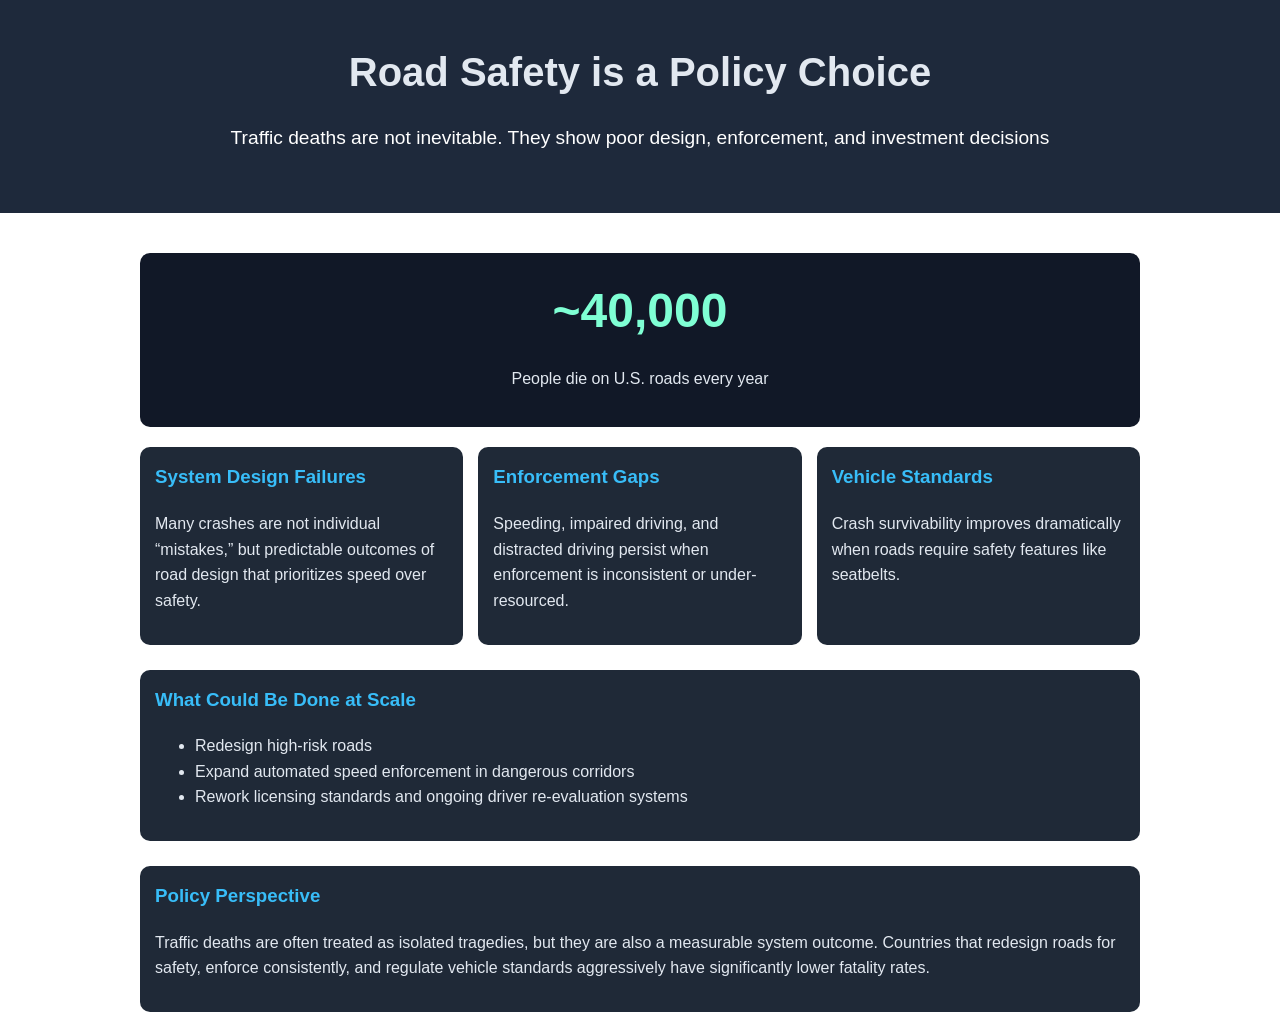
<file: Trafficdeath.html>
<!DOCTYPE html>
<html lang="en">
<head>
  <meta charset="UTF-8" />
  <meta name="viewport" content="width=device-width, initial-scale=1.0" />
  <title>Road Safety & Policy Action</title>
  <style>
    body {
      font-family: Arial, sans-serif;
      margin: 0;
      padding: 0;
      background: #ffffff;
      color: #e2e8f0;
      line-height: 1.6;
    }

    header {
      background: #1e293b;
      padding: 40px 20px;
      text-align: center;
    }

    header h1 {
      margin: 0;
      font-size: 2.5rem;
    }

    header p {
      font-size: 1.2rem;
      color: #ffffff;
    }

    .container {
      max-width: 1000px;
      margin: auto;
      padding: 20px;
    }

    .stat {
      background: #111827;
      padding: 20px;
      border-radius: 10px;
      margin: 20px 0;
      text-align: center;
    }

    .big-number {
      font-size: 3rem;
      color: aquamarine;
      font-weight: bold;
    }

    .grid {
      display: grid;
      grid-template-columns: repeat(auto-fit, minmax(250px, 1fr));
      gap: 15px;
      margin-top: 20px;
    }

    .card {
      background: #1f2937;
      padding: 15px;
      border-radius: 10px;
    }

    .card h3 {
      margin-top: 0;
      color: #38bdf8;
    }
  </style>
</head>

<body>
  <header>
    <h1>Road Safety is a Policy Choice</h1>
    <p>Traffic deaths are not inevitable. They show poor design, enforcement, and investment decisions</p>
  </header>

  <div class="container">

    <div class="stat">
      <div class="big-number">~40,000</div>
      <p>People die on U.S. roads every year</p>
    </div>

    <div class="grid">
      <div class="card">
        <h3>System Design Failures</h3>
        <p>Many crashes are not individual “mistakes,” but predictable outcomes of road design that prioritizes speed over safety.</p>
      </div>

      <div class="card">
        <h3>Enforcement Gaps</h3>
        <p>Speeding, impaired driving, and distracted driving persist when enforcement is inconsistent or under-resourced.</p>
      </div>

      <div class="card">
        <h3>Vehicle Standards</h3>
        <p>Crash survivability improves dramatically when roads require safety features like seatbelts.</p>
      </div>
    </div>

    <div class="card" style="margin-top: 25px;">
      <h3>What Could Be Done at Scale</h3>
      <ul>
        <li>Redesign high-risk roads</li>
        <li>Expand automated speed enforcement in dangerous corridors</li>
        <li>Rework licensing standards and ongoing driver re-evaluation systems</li>
      </ul>
    </div>

    <div class="card" style="margin-top: 25px;">
      <h3>Policy Perspective</h3>
      <p>
        Traffic deaths are often treated as isolated tragedies, but they are also a measurable system outcome.
        Countries that redesign roads for safety, enforce consistently, and regulate vehicle standards aggressively
        have significantly lower fatality rates.
      </p>
    </div>

  </div>

</body>
</html>
</file>
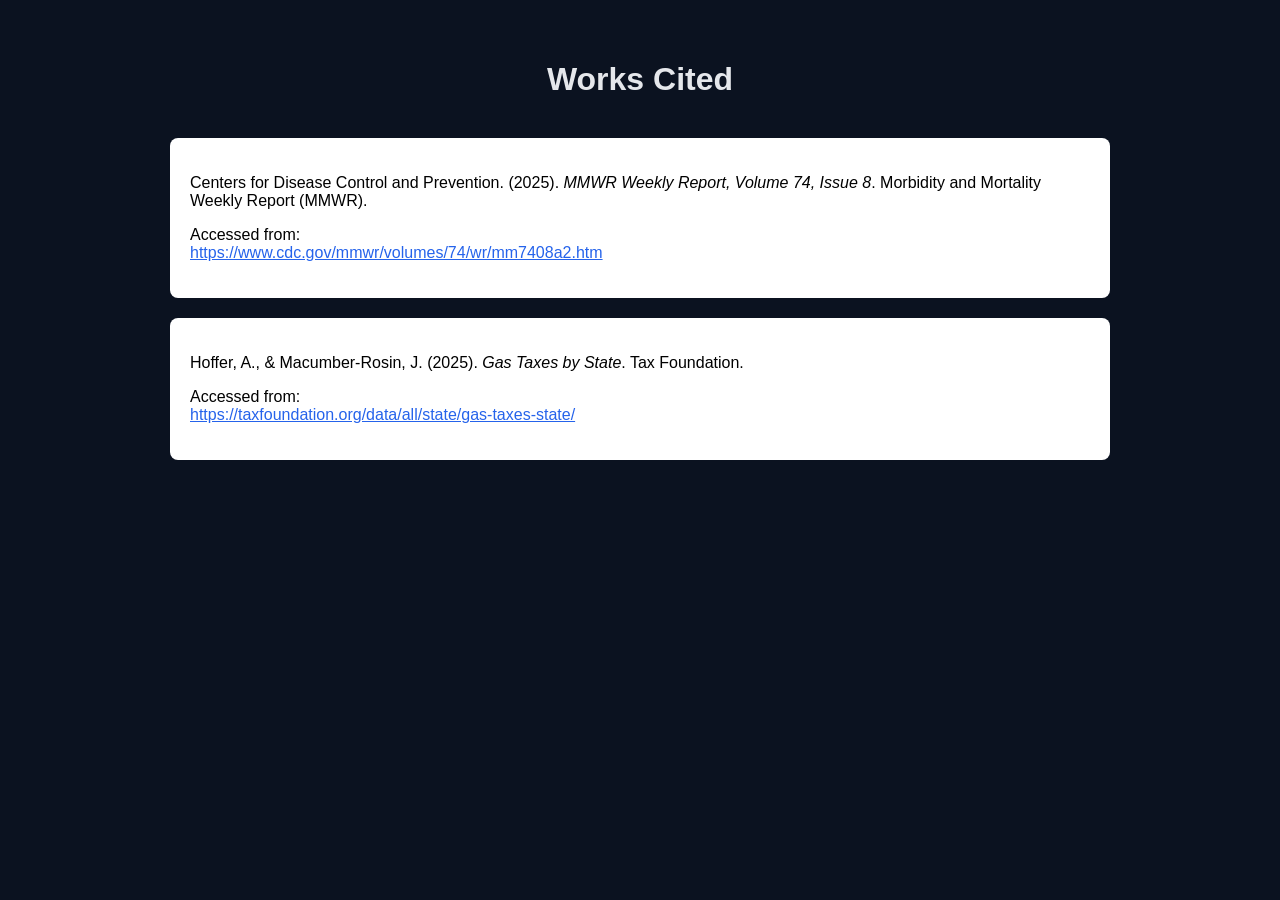
<file: works-cited.html>
<!DOCTYPE html>
<html lang="en">
<head>
    <meta charset="UTF-8">
    <meta name="viewport" content="width=device-width, initial-scale=1.0">
    <title>Works Cited</title>
    <style>
        body {
            margin: 0;
            padding: 40px;
            background-color: #0b1220;
            color: #e5e7eb;
            font-family: Arial, sans-serif;
        }

        h1 {
            text-align: center;
            margin-bottom: 40px;
        }

        .source {
            background-color: #ffffff;
            color: #000000;
            padding: 20px;
            margin: 20px auto;
            width: 80%;
            max-width: 900px;
            border-radius: 8px;
        }

        a {
            color: #2563eb;
            word-break: break-all;
        }
    </style>
</head>
<body>

    <h1>Works Cited</h1>

    <div class="source">
        <p>
            Centers for Disease Control and Prevention. (2025). 
            <em>MMWR Weekly Report, Volume 74, Issue 8</em>. 
            Morbidity and Mortality Weekly Report (MMWR). 
        </p>
        <p>
            Accessed from: <br>
            <a href="https://www.cdc.gov/mmwr/volumes/74/wr/mm7408a2.htm" target="_blank">
                https://www.cdc.gov/mmwr/volumes/74/wr/mm7408a2.htm
            </a>
        </p>
    </div>

    <div class="source">
        <p>
            Hoffer, A., & Macumber-Rosin, J. (2025). 
            <em>Gas Taxes by State</em>. Tax Foundation.
        </p>
        <p>
            Accessed from: <br>
            <a href="https://taxfoundation.org/data/all/state/gas-taxes-state/" target="_blank">
                https://taxfoundation.org/data/all/state/gas-taxes-state/
            </a>
        </p>
    </div>

</body>
</html>
</file>
<file: style.css>
body {
    font-family: Arial, sans-serif;
}

/* STATES */
.state {
    fill: #dcdcdc;
    stroke: white;
    stroke-width: 1;
    cursor: pointer;
    transition: 0.2s;
}

.state:hover {
    fill: orange;
}

/* POPUP BOX */
.popup {
    display: none;
    position: fixed;
    right: 20px;
    top: 20px;
    background: white;
    border: 2px solid black;
    padding: 15px;
    width: 250px;
    box-shadow: 0px 0px 10px rgba(0,0,0,0.3);
}

/* SHOW WHEN CLICKED */
.popup:target {
    display: block;
}
</file>
